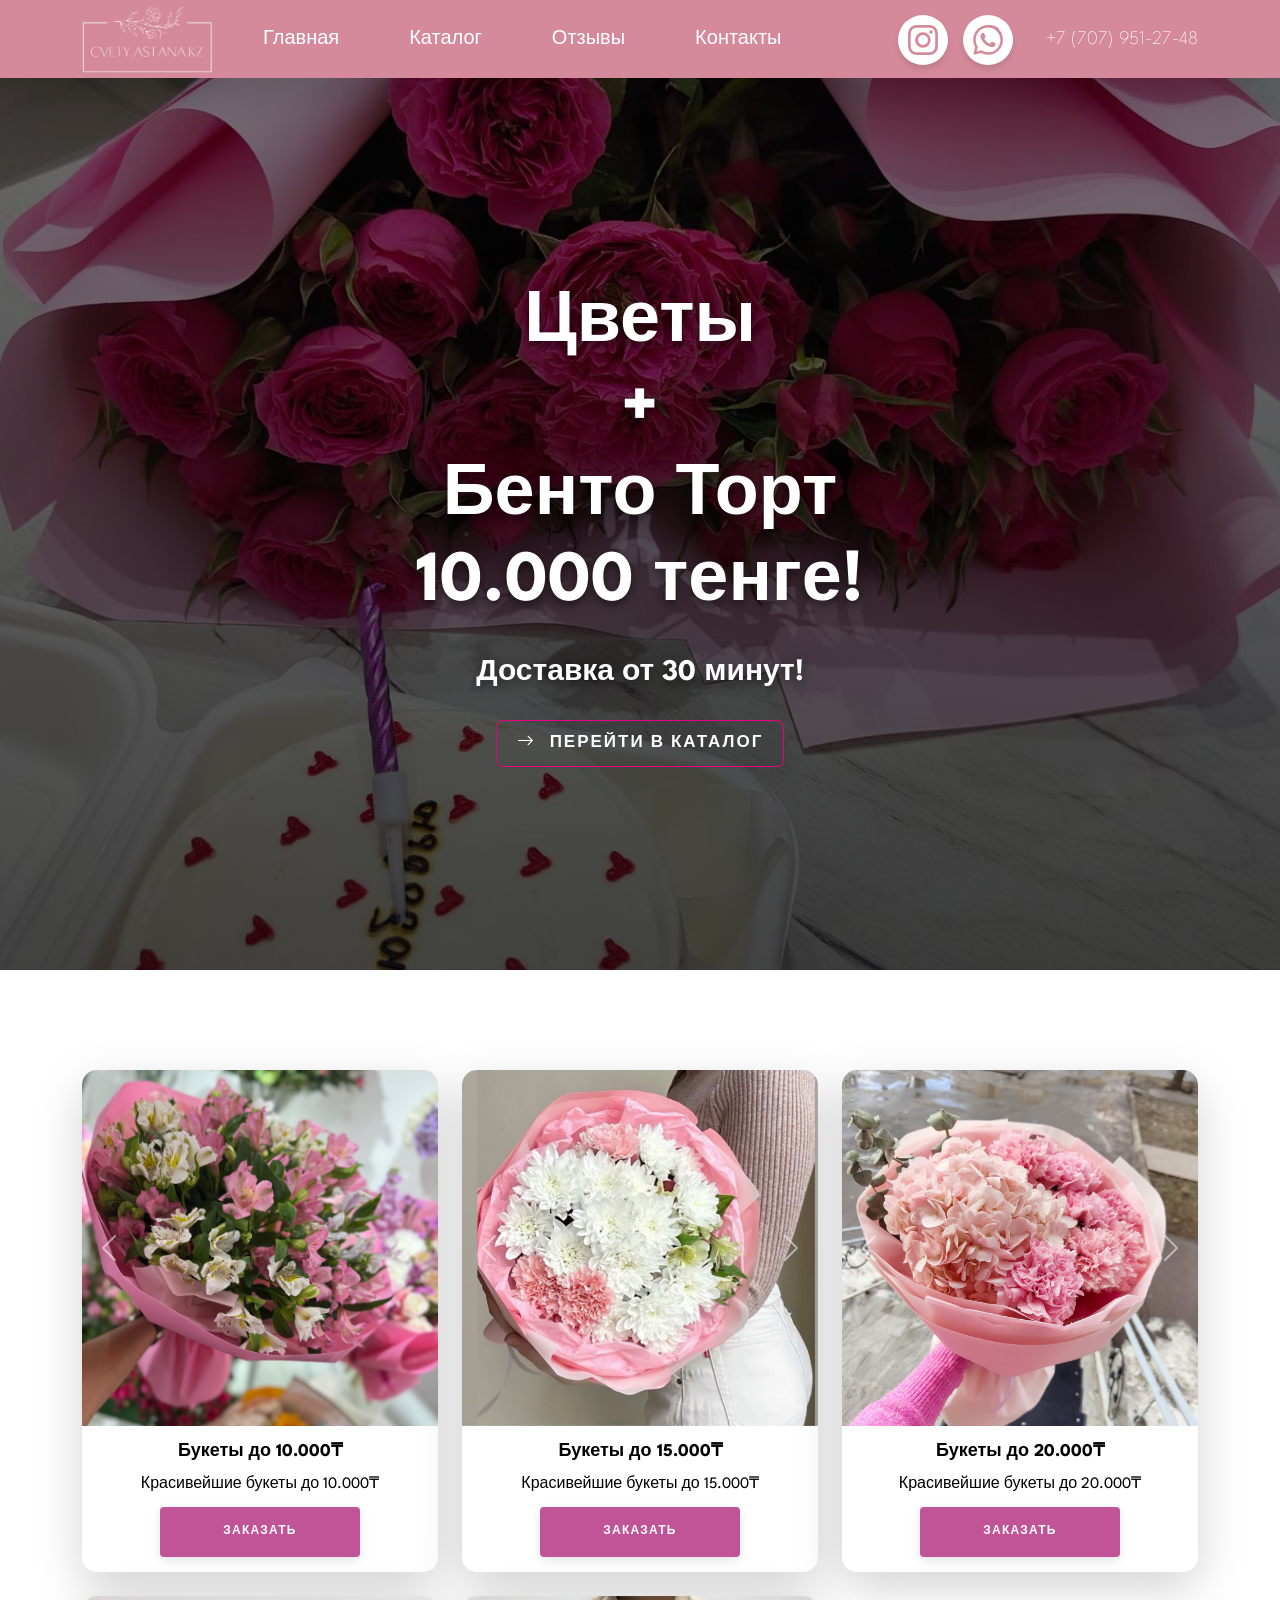
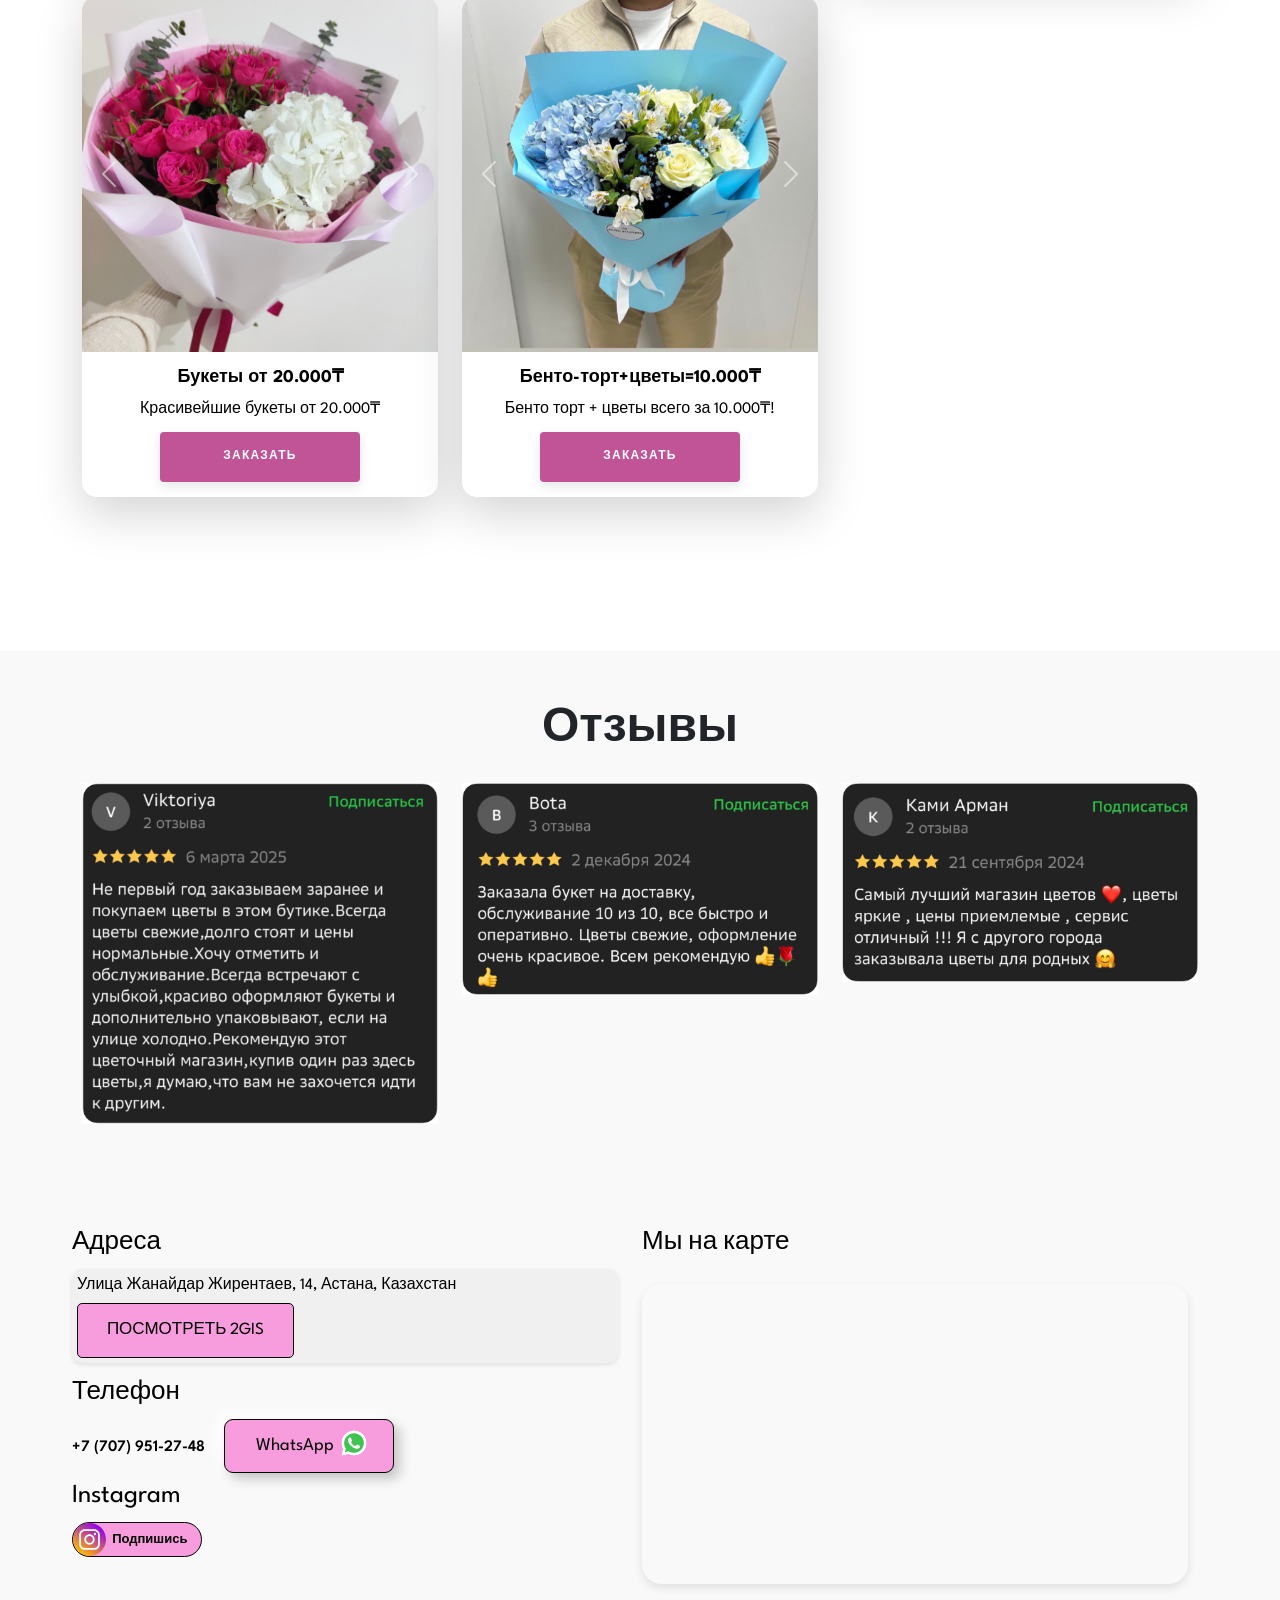
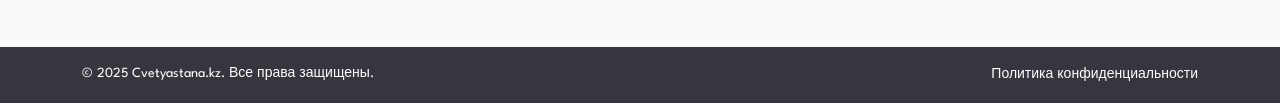
<file: index.html>
<!doctype html>
<html lang="ru">

<head>
    <meta charset="utf-8">
    <meta name="viewport" content="width=device-width, initial-scale=1">

    <meta name="description" content="">
    <meta name="author" content="Tooplate">

    <title>Cvetyastana.kz - Цветочный магазин</title>

    <!-- CSS FILES -->
    <link rel="preconnect" href="https://fonts.googleapis.com">

    <link rel="preconnect" href="https://fonts.gstatic.com" crossorigin>

    <link href="https://fonts.googleapis.com/css2?family=League+Spartan:wght@100;300;400;600;700&display=swap"
        rel="stylesheet">

    <link href="css/bootstrap.min.css" rel="stylesheet">

    <link href="css/bootstrap-icons.css" rel="stylesheet">

    <link href="css/owl.carousel.min.css" rel="stylesheet">

    <link href="css/style.css" rel="stylesheet">

    <style>
        :root {
            --primary-color: #d48a9a;
            --secondary-color: #bd0369;
            --header-height: 100px;
            /* Фиксированная высота хедера */
        }

        .navbar,
        .footer,
        .hero-section,
        .custom-btn,
        .badge {
            background-color: var(--primary-color) !important;
        }


        .navbar-brand,
        .nav-link,
        .hero-title,
        .text-white,
        .custom-btn,
        .badge {
            color: #ffffff !important;
        }

        .nav-link:hover,
        .custom-btn:hover {
            color: #bd0369 !important;
        }

        .contp {
            font-size: 30px;
        }

        .bgpriv {
            background: linear-gradient(to bottom, rgba(0, 0, 0, 0.5), rgba(0, 0, 0, 0.7)),
                url('images/fon.jpg');
            background-size: cover;
            background-position: center;
            background-repeat: no-repeat;
            height: 100vh;
            display: flex;
            justify-content: center;
            align-items: center;
            color: white;
            text-align: center;
            padding: 0 15px;
        }

        .catalog-item img {
            width: 100%;
            height: auto;
            object-fit: cover;
        }

        .review-item {
            height: 100px;
            border-radius: 20px;
            overflow: hidden;
        }

        .review-item img {
            width: 100%;
            height: 100%;
            object-fit: cover;
            border-radius: 20px;
        }


        /* Responsive styles */
        @media (max-width: 768px) {
            .hero-title {
                font-size: 50px;
                /* Увеличен размер текста */
                font-weight: bold;
            }

            .contp {
                font-size: 20px;
                font-weight: bold;
            }

            .catalog-info h4 {
                font-size: 18px;
            }

            .catalog-info p {
                font-size: 14px;
            }

            .navbar-brand {
                font-size: 32px;
            }

            .nav-link {
                font-size: 14px;
            }

            .custom-btn {
                font-size: 14px;
                padding: 8px 12px;
            }

            .phone-number {
                font-size: 14px;
            }

            .bgpriv {
                padding: 0 20px;
                /* Equal padding for left and right */
            }

            .container {
                padding-left: 15px;
                padding-right: 15px;
            }

            .catalog-item {
                margin-bottom: 20px;
            }

        }

        .catalog-buttons {
            display: flex;
            justify-content: center;
            align-items: center;
        }
    </style>

</head>

<body>

    <body>

        <nav class="navbar navbar-expand-lg bg-light fixed-top shadow-lg">
            <div class="container">

                <a class="navbar-brand" href="index.html">
                    <img src="images/logo.JPEG" width="130px" alt="Cvetyastana.kz Logo">
                </a>

                <button class="navbar-toggler" type="button" data-bs-toggle="collapse" data-bs-target="#navbarNav"
                    aria-controls="navbarNav" aria-expanded="false" aria-label="Toggle navigation">
                    <span class="navbar-toggler-icon"></span>
                </button>

                <div class="collapse navbar-collapse" id="navbarNav">
                    <ul class="navbar-nav ms-auto">
                        <li class="nav-item">
                            <a class="nav-link click-scroll" href="#section_1">Главная</a>
                        </li>

                        <li class="nav-item">
                            <a class="nav-link click-scroll" href="#catalog">Каталог</a>
                        </li>

                        <li class="nav-item">
                            <a class="nav-link click-scroll" href="#section_4">Отзывы</a>
                        </li>

                        <li class="nav-item">
                            <a class="nav-link click-scroll" href="#contact-form">Контакты</a>
                        </li>
                    </ul>
                    <div class="ws-in-nmb">
                        <ul class="example-2 d-flex align-items-center">
                            <li class="icon-content">
                                <a data-social="instagram" aria-label="Instagram"
                                    href="https://www.instagram.com/cvety.astana.kz">
                                    <div class="filled"></div>
                                    <svg xml:space="preserve" viewBox="0 0 16 16" class="bi bi-instagram"
                                        fill="currentColor" height="16" width="16" xmlns="http://www.w3.org/2000/svg">
                                        <path fill="currentColor"
                                            d="M8 0C5.829 0 5.556.01 4.703.048 3.85.088 3.269.222 2.76.42a3.9 3.9 0 0 0-1.417.923A3.9 3.9 0 0 0 .42 2.76C.222 3.268.087 3.85.048 4.7.01 5.555 0 5.827 0 8.001c0 2.172.01 2.444.048 3.297.04.852.174 1.433.372 1.942.205.526.478.972.923 1.417.444.445.89.719 1.416.923.51.198 1.09.333 1.942.372C5.555 15.99 5.827 16 8 16s2.444-.01 3.298-.048c.851-.04 1.434-.174 1.943-.372a3.9 3.9 0 0 0 1.416-.923c.445-.445.718-.891.923-1.417.197-.509.332-1.09.372-1.942C15.99 10.445 16 10.173 16 8s-.01-2.445-.048-3.299c-.04-.851-.175-1.433-.372-1.941a3.9 3.9 0 0 0-.923-1.417A3.9 3.9 0 0 0 13.24.42c-.51-.198-1.092-.333-1.943-.372C10.443.01 10.172 0 7.998 0zm-.717 1.442h.718c2.136 0 2.389.007 3.232.046.78.035 1.204.166 1.486.275.373.145.64.319.92.599s.453.546.598.92c.11.281.24.705.275 1.485.039.843.047 1.096.047 3.231s-.008 2.389-.047 3.232c-.035.78-.166 1.203-.275 1.485a2.5 2.5 0 0 1-.599.919c-.28.28-.546.453-.92.598-.28.11-.704.24-1.485.276-.843.038-1.096.047-3.232.047s-2.39-.009-3.233-.047c-.78-.036-1.203-.166-1.485-.276a2.5 2.5 0 0 1-.92-.598 2.5 2.5 0 0 1-.6-.92c-.109-.281-.24-.705-.275-1.485-.038-.843-.046-1.096-.046-3.233s.008-2.388.046-3.231c.036-.78.166-1.204.276-1.486.145-.373.319-.64.599-.92s.546-.453.92-.598c.282-.11.705-.24 1.485-.276.738-.034 1.024-.044 2.515-.045zm4.988 1.328a.96.96 0 1 0 0 1.92.96.96 0 0 0 0-1.92m-4.27 1.122a4.109 4.109 0 1 0 0 8.217 4.109 4.109 0 0 0 0-8.217m0 1.441a2.667 2.667 0 1 1 0 5.334 2.667 2.667 0 0 1 0-5.334z">
                                        </path>
                                    </svg>
                                </a>
                            <li class="icon-content">
                                <a data-social="whatsapp" aria-label="Whatsapp"
                                    href="https://wa.me/+77079512748?text=Здравствуйте!%20Я%20хочу%20заказать%20букет.">
                                    <div class="filled"></div>
                                    <svg xml:space="preserve" viewBox="0 0 24 24" class="bi bi-whatsapp"
                                        fill="currentColor" height="24" width="24" xmlns="http://www.w3.org/2000/svg">
                                        <path fill="currentColor"
                                            d="M17.472 14.382c-.297-.149-1.758-.867-2.03-.967-.273-.099-.471-.148-.67.15-.197.297-.767.966-.94 1.164-.173.199-.347.223-.644.075-.297-.15-1.255-.463-2.39-1.475-.883-.788-1.48-1.761-1.653-2.059-.173-.297-.018-.458.13-.606.134-.133.298-.347.446-.52.149-.174.198-.298.298-.497.099-.198.05-.371-.025-.52-.075-.149-.669-1.612-.916-2.207-.242-.579-.487-.5-.669-.51-.173-.008-.371-.01-.57-.01-.198 0-.52.074-.792.372-.272.297-1.04 1.016-1.04 2.479 0 1.462 1.065 2.875 1.213 3.074.149.198 2.096 3.2 5.077 4.487.709.306 1.262.489 1.694.625.712.227 1.36.195 1.871.118.571-.085 1.758-.719 2.006-1.413.248-.694.248-1.289.173-1.413-.074-.124-.272-.198-.57-.347m-5.421 7.403h-.004a9.87 9.87 0 01-5.031-1.378l-.361-.214-3.741.982.998-3.648-.235-.374a9.86 9.86 0 01-1.51-5.26c.001-5.45 4.436-9.884 9.888-9.884 2.64 0.002 5.122 1.03 6.988 2.898a9.825 9.825 0 012.893 6.994c-.003 5.45-4.437 9.884-8.985 9.884m8.413-18.297A11.815 11.815 0 0012.05 0C5.495 0 .16 5.335.157 11.892c0 2.096.547 4.142 1.588 5.945L.057 24l6.305-1.654a11.882 11.882 0 005.683 1.448h.005c6.554 0 11.89-5.335 11.893-11.893a11.821 11.821 0 00-3.48-8.413Z">
                                        </path>
                                    </svg>
                                </a>

                            </li>

                            </li>
                            <li class="ms-2">
                                <a href="tel:+77079512748" class="phone-number">+7 (707) 951-27-48</a>
                            </li>
                        </ul>
                    </div>
                </div>
            </div>
        </nav>

        <main>

            <section class="hero-section d-flex justify-content-center align-items-center bgpriv" id="section_1">
                <div class="container">
                    <div class="row">
                        <div class="col-lg-8 col-12 text-center mx-auto">
                            <div class="hero-section-text">
                                <h1 class="hero-title text-white mt-2 mb-4">Цветы <br> + <br> Бенто Торт <br> 10.000
                                    тенге!</h1>
                                <p class="hero-title text-white mt-2 mb-4 contp">Доставка от 30 минут!</p>
                                <button class="catalog-btn"
                                    onclick="document.getElementById('catalog').scrollIntoView({ behavior: 'smooth' });">
                                    <i class="bi bi-arrow-right"></i>
                                    <span class="ms-2">Перейти в каталог</span>
                                </button>
                            </div>
                        </div>
                    </div>
                </div>
            </section>

            <section class="catalog-section section-padding" id="catalog">
                <div class="container">
                    <div class="row">
                        <!-- Bouquet 1 -->
                        <div class="col-md-4 mb-4">
                            <div class="catalog-item shadow-lg position-relative">
                                <div id="carouselBouquet1" class="carousel slide" data-bs-ride="carousel">
                                    <div class="carousel-inner">
                                        <div class="carousel-item active">
                                            <img src="images/cvety-do-10k/IMG_2290.JPEG" class="d-block w-100"
                                                alt="Bouquet 1 Image 1">
                                        </div>
                                        <!-- Add 9 more images -->
                                        <div class="carousel-item">
                                            <img src="images/cvety-do-10k/IMG_2291.JPEG" class="d-block w-100"
                                                alt="Bouquet 1 Image 2">
                                        </div>
                                        <div class="carousel-item">
                                            <img src="images/cvety-do-10k/IMG_2292.JPEG" class="d-block w-100"
                                                alt="Bouquet 1 Image 3">
                                        </div>
                                        <div class="carousel-item">
                                            <img src="images/cvety-do-10k/IMG_2293.JPEG" class="d-block w-100"
                                                alt="Bouquet 1 Image 4">
                                        </div>
                                        <div class="carousel-item">
                                            <img src="images/cvety-do-10k/IMG_2294.JPEG" class="d-block w-100"
                                                alt="Bouquet 1 Image 5">
                                        </div>
                                        <div class="carousel-item">
                                            <img src="images/cvety-do-10k/IMG_2295.JPEG" class="d-block w-100"
                                                alt="Bouquet 1 Image 6">
                                        </div>
                                        <div class="carousel-item">
                                            <img src="images/cvety-do-10k/IMG_2296.JPEG" class="d-block w-100"
                                                alt="Bouquet 1 Image 7">
                                        </div>
                                        <div class="carousel-item">
                                            <img src="images/cvety-do-10k/IMG_2297.JPEG" class="d-block w-100"
                                                alt="Bouquet 1 Image 8">
                                        </div>
                                        <div class="carousel-item">
                                            <img src="images/cvety-do-10k/IMG_2298.JPEG" class="d-block w-100"
                                                alt="Bouquet 1 Image 9">
                                        </div>
                                        <div class="carousel-item">
                                            <img src="images/cvety-do-10k/IMG_2299.JPEG" class="d-block w-100"
                                                alt="Bouquet 1 Image 10">
                                        </div>
                                        <div class="carousel-item">
                                            <img src="images/cvety-do-10k/IMG_2300.JPEG" class="d-block w-100"
                                                alt="Bouquet 1 Image 11">
                                        </div>

                                        <!-- ...repeat for other images... -->
                                    </div>
                                    <button class="carousel-control-prev" type="button"
                                        data-bs-target="#carouselBouquet1" data-bs-slide="prev">
                                        <span class="carousel-control-prev-icon" aria-hidden="true"></span>
                                        <span class="visually-hidden">Previous</span>
                                    </button>
                                    <button class="carousel-control-next" type="button"
                                        data-bs-target="#carouselBouquet1" data-bs-slide="next">
                                        <span class="carousel-control-next-icon" aria-hidden="true"></span>
                                        <span class="visually-hidden">Next</span>
                                    </button>
                                </div>
                                <div class="catalog-info">
                                    <h4>Букеты до 10.000₸</h4>
                                    <p>Красивейшие букеты до 10.000₸</p>
                                    <div class="catalog-buttons">
                                        <div>
                                            <button class="btn-zakaz"
                                                onclick="window.open('https://wa.me/+77079512748?text=Здравствуйте!%20Я%20хочу%20заказать%20букет.', '_blank');">
                                                <i class="animation"></i>ЗАКАЗАТЬ<i class="animation"></i>
                                            </button>
                                        </div>
                                    </div>
                                </div>
                            </div>
                        </div>
                        <!-- Bouquet 2 -->
                        <div class="col-md-4 mb-4">
                            <div class="catalog-item shadow-lg position-relative">
                                <div id="carouselBouquet2" class="carousel slide" data-bs-ride="carousel">
                                    <div class="carousel-inner">
                                        <div class="carousel-item active">
                                            <img src="images/cvety-do-10k/IMG_2297.JPEG" class="d-block w-100"
                                                alt="Bouquet 1 Image 1">
                                        </div>
                                        <!-- Add 9 more images -->
                                        <div class="carousel-item">
                                            <img src="images/cvety-do-10k/IMG_2292.JPEG" class="d-block w-100"
                                                alt="Bouquet 1 Image 2">
                                        </div>
                                        <div class="carousel-item">
                                            <img src="images/cvety-do-10k/IMG_2297.JPEG" class="d-block w-100"
                                                alt="Bouquet 1 Image 3">
                                        </div>
                                        <div class="carousel-item">
                                            <img src="images/cvety-do-10k/IMG_2294.JPEG" class="d-block w-100"
                                                alt="Bouquet 1 Image 4">
                                        </div>
                                        <div class="carousel-item">
                                            <img src="images/cvety-do-10k/IMG_2293.JPEG" class="d-block w-100"
                                                alt="Bouquet 1 Image 5">
                                        </div>
                                        <div class="carousel-item">
                                            <img src="images/cvety-do-10k/IMG_2294.JPEG " class="d-block w-100"
                                                alt="Bouquet 1 Image 6">
                                        </div>
                                        <div class="carousel-item">
                                            <img src="images/cvety-do-10k/IMG_2292.JPEG" class="d-block w-100"
                                                alt="Bouquet 1 Image 7">
                                        </div>
                                        <div class="carousel-item">
                                            <img src="images/cvety-do-10k/IMG_2299.JPEG" class="d-block w-100"
                                                alt="Bouquet 1 Image 8">
                                        </div>
                                        <div class="carousel-item">
                                            <img src="images/cvety-do-10k/IMG_2294.JPEG" class="d-block w-100"
                                                alt="Bouquet 1 Image 9">
                                        </div>
                                        <div class="carousel-item">
                                            <img src="images/cvety-do-10k/IMG_2297.JPEG" class="d-block w-100"
                                                alt="Bouquet 1 Image 10">
                                        </div>
                                        <div class="carousel-item">
                                            <img src="images/cvety-do-10k/IMG_2300.JPEG" class="d-block w-100"
                                                alt="Bouquet 1 Image 11">
                                        </div>

                                        <!-- ...repeat for other images... -->
                                    </div>
                                    <button class="carousel-control-prev" type="button"
                                        data-bs-target="#carouselBouquet2" data-bs-slide="prev">
                                        <span class="carousel-control-prev-icon" aria-hidden="true"></span>
                                        <span class="visually-hidden">Previous</span>
                                    </button>
                                    <button class="carousel-control-next" type="button"
                                        data-bs-target="#carouselBouquet2" data-bs-slide="next">
                                        <span class="carousel-control-next-icon" aria-hidden="true"></span>
                                        <span class="visually-hidden">Next</span>
                                    </button>
                                </div>
                                <div class="catalog-info">
                                    <h4>Букеты до 15.000₸</h4>
                                    <p>Красивейшие букеты до 15.000₸</p>
                                    <div class="catalog-buttons">
                                        <div>
                                            <button class="btn-zakaz"
                                                onclick="window.open('https://wa.me/+77079512748?text=Здравствуйте!%20Я%20хочу%20заказать%20букет.', '_blank');">
                                                <i class="animation"></i>ЗАКАЗАТЬ<i class="animation"></i>
                                            </button>
                                        </div>
                                    </div>
                                </div>
                            </div>
                        </div>
                        <!-- Bouquet 3 -->
                        <div class="col-md-4 mb-4">
                            <div class="catalog-item shadow-lg position-relative">
                                <div id="carouselBouquet3" class="carousel slide" data-bs-ride="carousel">
                                    <div class="carousel-inner">
                                        <div class="carousel-item active">
                                            <img src="images/cvety-do-10k/IMG_2293.JPEG" class="d-block w-100"
                                                alt="Bouquet 1 Image 1">
                                        </div>
                                        <!-- Add 9 more images -->
                                        <div class="carousel-item">
                                            <img src="images/cvety-do-10k/IMG_2299.JPEG" class="d-block w-100"
                                                alt="Bouquet 1 Image 2">
                                        </div>
                                        <div class="carousel-item">
                                            <img src="images/cvety-do-10k/IMG_2295.JPEG" class="d-block w-100"
                                                alt="Bouquet 1 Image 3">
                                        </div>
                                        <div class="carousel-item">
                                            <img src="images/cvety-do-10k/IMG_2296.JPEG" class="d-block w-100"
                                                alt="Bouquet 1 Image 4">
                                        </div>
                                        <div class="carousel-item">
                                            <img src="images/cvety-do-10k/IMG_2291.JPEG" class="d-block w-100"
                                                alt="Bouquet 1 Image 5">
                                        </div>
                                        <div class="carousel-item">
                                            <img src="images/cvety-do-10k/IMG_2299.JPEG" class="d-block w-100"
                                                alt="Bouquet 1 Image 6">
                                        </div>
                                        <div class="carousel-item">
                                            <img src="images/cvety-do-10k/IMG_2297.JPEG" class="d-block w-100"
                                                alt="Bouquet 1 Image 7">
                                        </div>
                                        <div class="carousel-item">
                                            <img src="images/cvety-do-10k/IMG_2294.JPEG" class="d-block w-100"
                                                alt="Bouquet 1 Image 8">
                                        </div>
                                        <div class="carousel-item">
                                            <img src="images/cvety-do-10k/IMG_2290.JPEG" class="d-block w-100"
                                                alt="Bouquet 1 Image 9">
                                        </div>
                                        <div class="carousel-item">
                                            <img src="images/cvety-do-10k/IMG_2293.JPEG" class="d-block w-100"
                                                alt="Bouquet 1 Image 10">
                                        </div>
                                        <div class="carousel-item">
                                            <img src="images/cvety-do-10k/IMG_2300.JPEG" class="d-block w-100"
                                                alt="Bouquet 1 Image 11">
                                        </div>

                                        <!-- ...repeat for other images... -->
                                    </div>
                                    <button class="carousel-control-prev" type="button"
                                        data-bs-target="#carouselBouquet3" data-bs-slide="prev">
                                        <span class="carousel-control-prev-icon" aria-hidden="true"></span>
                                        <span class="visually-hidden">Previous</span>
                                    </button>
                                    <button class="carousel-control-next" type="button"
                                        data-bs-target="#carouselBouquet3" data-bs-slide="next">
                                        <span class="carousel-control-next-icon" aria-hidden="true"></span>
                                        <span class="visually-hidden">Next</span>
                                    </button>
                                </div>
                                <div class="catalog-info">
                                    <h4>Букеты до 20.000₸</h4>
                                    <p>Красивейшие букеты до 20.000₸</p>
                                    <div class="catalog-buttons">
                                        <div>
                                            <button class="btn-zakaz"
                                                onclick="window.open('https://wa.me/+77079512748?text=Здравствуйте!%20Я%20хочу%20заказать%20букет.', '_blank');">
                                                <i class="animation"></i>ЗАКАЗАТЬ<i class="animation"></i>
                                            </button>
                                        </div>
                                    </div>
                                </div>
                            </div>
                        </div>
                        <!-- Bouquet 4 -->
                        <div class="col-md-4 mb-4">
                            <div class="catalog-item shadow-lg position-relative">
                                <div id="carouselBouquet4" class="carousel slide" data-bs-ride="carousel">
                                    <div class="carousel-inner">
                                        <div class="carousel-item active">
                                            <img src="images/cvety-do-10k/IMG_2299.JPEG" class="d-block w-100"
                                                alt="Bouquet 1 Image 1">
                                        </div>
                                        <!-- Add 9 more images -->
                                        <div class="carousel-item">
                                            <img src="images/cvety-do-10k/IMG_2295.JPEG" class="d-block w-100"
                                                alt="Bouquet 1 Image 2">
                                        </div>
                                        <div class="carousel-item">
                                            <img src="images/cvety-do-10k/IMG_2293.JPEG" class="d-block w-100"
                                                alt="Bouquet 1 Image 3">
                                        </div>
                                        <div class="carousel-item">
                                            <img src="images/cvety-do-10k/IMG_2294.JPEG" class="d-block w-100"
                                                alt="Bouquet 1 Image 4">
                                        </div>
                                        <div class="carousel-item">
                                            <img src="images/cvety-do-10k/IMG_2299.JPEG" class="d-block w-100"
                                                alt="Bouquet 1 Image 5">
                                        </div>
                                        <div class="carousel-item">
                                            <img src="images/cvety-do-10k/IMG_2291.JPEG" class="d-block w-100"
                                                alt="Bouquet 1 Image 6">
                                        </div>
                                        <div class="carousel-item">
                                            <img src="images/cvety-do-10k/IMG_2296.JPEG" class="d-block w-100"
                                                alt="Bouquet 1 Image 7">
                                        </div>
                                        <div class="carousel-item">
                                            <img src="images/cvety-do-10k/IMG_2297.JPEG" class="d-block w-100"
                                                alt="Bouquet 1 Image 8">
                                        </div>
                                        <div class="carousel-item">
                                            <img src="images/cvety-do-10k/IMG_2293.JPEG" class="d-block w-100"
                                                alt="Bouquet 1 Image 9">
                                        </div>
                                        <div class="carousel-item">
                                            <img src="images/cvety-do-10k/IMG_2299.JPEG" class="d-block w-100"
                                                alt="Bouquet 1 Image 10">
                                        </div>
                                        <div class="carousel-item">
                                            <img src="images/cvety-do-10k/IMG_2297.JPEG" class="d-block w-100"
                                                alt="Bouquet 1 Image 11">
                                        </div>

                                        <!-- ...repeat for other images... -->
                                    </div>
                                    <button class="carousel-control-prev" type="button"
                                        data-bs-target="#carouselBouquet4" data-bs-slide="prev">
                                        <span class="carousel-control-prev-icon" aria-hidden="true"></span>
                                        <span class="visually-hidden">Previous</span>
                                    </button>
                                    <button class="carousel-control-next" type="button"
                                        data-bs-target="#carouselBouquet4" data-bs-slide="next">
                                        <span class="carousel-control-next-icon" aria-hidden="true"></span>
                                        <span class="visually-hidden">Next</span>
                                    </button>
                                </div>
                                <div class="catalog-info">
                                    <h4>Букеты от 20.000₸</h4>
                                    <p>Красивейшие букеты от 20.000₸</p>
                                    <div class="catalog-buttons">
                                        <div>
                                            <button class="btn-zakaz"
                                                onclick="window.open('https://wa.me/+77079512748?text=Здравствуйте!%20Я%20хочу%20заказать%20букет.', '_blank');">
                                                <i class="animation"></i>ЗАКАЗАТЬ<i class="animation"></i>
                                            </button>
                                        </div>
                                    </div>
                                </div>
                            </div>
                        </div>
                        <!-- Bouquet 5 -->
                        <div class="col-md-4 mb-4">
                            <div class="catalog-item shadow-lg position-relative">
                                <div id="carouselBouquet5" class="carousel slide" data-bs-ride="carousel">
                                    <div class="carousel-inner">
                                        <div class="carousel-item active">
                                            <img src="images/cvety-do-10k/IMG_2295.JPEG" class="d-block w-100"
                                                alt="Bouquet 1 Image 1">
                                        </div>
                                        <!-- Add 9 more images -->
                                        <div class="carousel-item">
                                            <img src="images/cvety-do-10k/IMG_2295.JPEG" class="d-block w-100"
                                                alt="Bouquet 1 Image 2">
                                        </div>
                                        <div class="carousel-item">
                                            <img src="images/cvety-do-10k/IMG_2299.JPEG" class="d-block w-100"
                                                alt="Bouquet 1 Image 3">
                                        </div>
                                        <div class="carousel-item">
                                            <img src="images/cvety-do-10k/IMG_2298.JPEG" class="d-block w-100"
                                                alt="Bouquet 1 Image 4">
                                        </div>
                                        <div class="carousel-item">
                                            <img src="images/cvety-do-10k/IMG_2296.JPEG" class="d-block w-100"
                                                alt="Bouquet 1 Image 5">
                                        </div>
                                        <div class="carousel-item">
                                            <img src="images/cvety-do-10k/IMG_2294.JPEG" class="d-block w-100"
                                                alt="Bouquet 1 Image 6">
                                        </div>
                                        <div class="carousel-item">
                                            <img src="images/cvety-do-10k/IMG_2291.JPEG" class="d-block w-100"
                                                alt="Bouquet 1 Image 7">
                                        </div>
                                        <div class="carousel-item">
                                            <img src="images/cvety-do-10k/IMG_2290.JPEG" class="d-block w-100"
                                                alt="Bouquet 1 Image 8">
                                        </div>
                                        <div class="carousel-item">
                                            <img src="images/cvety-do-10k/IMG_2298.JPEG" class="d-block w-100"
                                                alt="Bouquet 1 Image 9">
                                        </div>
                                        <div class="carousel-item">
                                            <img src="images/cvety-do-10k/IMG_2299.JPEG" class="d-block w-100"
                                                alt="Bouquet 1 Image 10">
                                        </div>
                                        <div class="carousel-item">
                                            <img src="images/cvety-do-10k/IMG_2300.JPEG" class="d-block w-100"
                                                alt="Bouquet 1 Image 11">
                                        </div>

                                        <!-- ...repeat for other images... -->
                                    </div>
                                    <button class="carousel-control-prev" type="button"
                                        data-bs-target="#carouselBouquet5" data-bs-slide="prev">
                                        <span class="carousel-control-prev-icon" aria-hidden="true"></span>
                                        <span class="visually-hidden">Previous</span>
                                    </button>
                                    <button class="carousel-control-next" type="button"
                                        data-bs-target="#carouselBouquet5" data-bs-slide="next">
                                        <span class="carousel-control-next-icon" aria-hidden="true"></span>
                                        <span class="visually-hidden">Next</span>
                                    </button>
                                </div>
                                <div class="catalog-info">
                                    <h4>Бенто-торт+цветы=10.000₸</h4>
                                    <p>Бенто торт + цветы всего за 10.000₸!</p>
                                    <div class="catalog-buttons">
                                        <div>
                                            <button class="btn-zakaz"
                                                onclick="window.open('https://wa.me/+77079512748?text=Здравствуйте!%20Я%20хочу%20заказать%20букет.', '_blank');">
                                                <i class="animation"></i>ЗАКАЗАТЬ<i class="animation"></i>
                                            </button>
                                        </div>
                                    </div>
                                </div>
                            </div>
                        </div>
                    </div>
                </div>
            </section>


            <section class="reviews-section section-padding" id="section_4">
                <div class="container">
                    <h2 class="text-center mb-4">Отзывы</h2>
                    <div class="row">
                        <div class="col-md-4 mb-4">
                            <div class="review-item1 ">
                                <img src="images/otzyvu/IMG_2271.JPEG" class="img-fluid" alt="Отзыв 1">
                            </div>
                        </div>
                        <div class="col-md-4 mb-4">
                            <div class="review-item2  ">
                                <img src="images/otzyvu/IMG_2272.JPEG" class="img-fluid" alt="Отзыв 2">
                            </div>
                        </div>
                        <div class="col-md-4 mb-4">
                            <div class="review-item3 ">
                                <img src="images/otzyvu/IMG_2273.JPEG" class="img-fluid" alt="Отзыв 3">
                            </div>
                        </div>
                    </div>
                </div>
            </section>

            <section class="contact-section section-padding" id="contact-form">
                <div class="container">
                    <div class="row">
                        <div class="col-md-6 mb-4" style="margin-left: -10px;">
                            <h4>Адреса</h4>
                            <div class="address">
                                <p>Улица Жанайдар Жирентаев, 14, Астана, Казахстан</p>
                                <button class="btn2gis"
                                    onclick="window.open('https://2gis.kz/astana/firm/70000001044842898/tab/prices?m=71.469579%2C51.152341%2F17.03', '_blank')">
                                    Посмотреть 2GIS
                                </button>
                            </div>
                            <h4>Телефон</h4>
                            <p>
                                <a href="tel:+77079512748">+7 (707) 951-27-48</a>
                                <button class="btnws" onclick="window.open('https://wa.me/+77079512748', '_blank')">
                                    WhatsApp
                                    <svg viewBox="0 0 48 48" xmlns="http://www.w3.org/2000/svg">
                                        <path
                                            d="M4.868,43.303l2.694-9.835C5.9,30.59,5.026,27.324,5.027,23.979C5.032,13.514,13.548,5,24.014,5c5.079,0.002,9.845,1.979,13.43,5.566c3.584,3.588,5.558,8.356,5.556,13.428c-0.004,10.465-8.522,18.98-18.986,18.98c-0.001,0,0,0,0,0h-0.008c-3.177-0.001-6.3-0.798-9.073-2.311L4.868,43.303z"
                                            fill="#fff"></path>
                                        <path
                                            d="M4.868,43.803c-0.132,0-0.26-0.052-0.355-0.148c-0.125-0.127-0.174-0.312-0.127-0.483l2.639-9.636c-1.636-2.906-2.499-6.206-2.497-9.556C4.532,13.238,13.273,4.5,24.014,4.5c5.21,0.002,10.105,2.031,13.784,5.713c3.679,3.683,5.704,8.577,5.702,13.781c-0.004,10.741-8.746,19.48-19.486,19.48c-3.189-0.001-6.344-0.788-9.144-2.277l-9.875,2.589C4.953,43.798,4.911,43.803,4.868,43.803z"
                                            fill="#fff"></path>
                                        <path
                                            d="M35.176,12.832c-2.98-2.982-6.941-4.625-11.157-4.626c-8.704,0-15.783,7.076-15.787,15.774c-0.001,2.981,0.833,5.883,2.413,8.396l0.376,0.597l-1.595,5.821l5.973-1.566l0.577,0.342c2.422,1.438,5.2,2.198,8.032,2.199h0.006c8.698,0,15.777-7.077,15.78-15.776C39.795,19.778,38.156,15.814,35.176,12.832z"
                                            fill="#40c351"></path>
                                        <path clip-rule="evenodd"
                                            d="M4.868,43.303l2.694-9.835C5.9,30.59,5.026,27.324,5.027,23.979C5.032,13.514,13.548,5,24.014,5c5.079,0.002,9.845,1.979,13.43,5.566c3.584,3.588,5.558,8.356,5.556,13.428c-0.004,10.465-8.522,18.98-18.986,18.98c-0.001,0,0,0,0,0h-0.008c-3.177-0.001-6.3-0.798-9.073-2.311L4.868,43.303z"
                                            fill="#fff"></path>
                                        <path
                                            d="M4.868,43.803c-0.132,0-0.26-0.052-0.355-0.148c-0.125-0.127-0.174-0.312-0.127-0.483l2.639-9.636c-1.636-2.906-2.499-6.206-2.497-9.556C4.532,13.238,13.273,4.5,24.014,4.5c5.21,0.002,10.105,2.031,13.784,5.713c3.679,3.683,5.704,8.577,5.702,13.781c-0.004,10.741-8.746,19.48-19.486,19.48c-3.189-0.001-6.344-0.788-9.144-2.277l-9.875,2.589C4.953,43.798,4.911,43.803,4.868,43.803z"
                                            fill="#fff"></path>
                                        <path
                                            d="M35.176,12.832c-2.98-2.982-6.941-4.625-11.157-4.626c-8.704,0-15.783,7.076-15.787,15.774c-0.001,2.981,0.833,5.883,2.413,8.396l0.376,0.597l-1.595,5.821l5.973-1.566l0.577,0.342c2.422,1.438,5.2,2.198,8.032,2.199h0.006c8.698,0,15.777-7.077,15.78-15.776C39.795,19.778,38.156,15.814,35.176,12.832z"
                                            fill="#40c351"></path>
                                        <path clip-rule="evenodd"
                                            d="M19.268,16.045c-0.355-0.79-0.729-0.806-1.068-0.82c-0.277-0.012-0.593-0.011-0.909-0.011c-0.316,0-0.83,0.119-1.265,0.594c-0.435,0.475-1.661,1.622-1.661,3.956c0,2.334,1.7,4.59,1.937,4.906c0.237,0.316,3.282,5.259,8.104,7.161c4.007,1.58,4.823,1.266,5.693,1.187c0.87-0.079,2.807-1.147,3.202-2.255c0.395-1.108,0.395-2.057,0.277-2.255c-0.119-0.198-0.435-0.316-0.909-0.554s-2.807-1.385-3.242-1.543c-0.435-0.158-0.751-0.237-1.068,0.238c-0.316,0.474-1.225,1.543-1.502,1.859c-0.277,0.317-0.554,0.357-1.028,0.119c-0.474-0.238-2.002-0.738-3.815-2.354c-1.41-1.257-2.362-2.81-2.639-3.285c-0.277-0.474-0.03-0.731,0.208-0.968c0.213-0.213,0.474-0.554,0.712-0.831c0.237-0.277,0.316-0.475,0.474-0.791c0.158-0.317,0.079-0.594-0.04-0.831C20.612,19.329,19.69,16.983,19.268,16.045z"
                                            fill-rule="evenodd" fill="#fff"></path>
                                    </svg>
                                </button>
                            </p>

                            <h4>Instagram</h4>
                            <p>
                                <button class="btn-instagram"
                                    onclick="window.open('https://www.instagram.com/cvety.astana.kz', '_blank')">
                                    <span class="icon">
                                        <svg height="33" viewBox="0 0 128 128" width="33"
                                            xmlns="http://www.w3.org/2000/svg"
                                            xmlns:xlink="http://www.w3.org/1999/xlink">
                                            <linearGradient id="a" gradientTransform="matrix(1 0 0 -1 594 633)"
                                                gradientUnits="userSpaceOnUse" x1="-566.711" x2="-493.288" y1="516.569"
                                                y2="621.43">
                                                <stop offset="0" stop-color="#ffb900"></stop>
                                                <stop offset="1" stop-color="#9100eb"></stop>
                                            </linearGradient>
                                            <circle cx="64" cy="64" fill="url(#a)" r="64"></circle>
                                            <g fill="#fff">
                                                <path
                                                    d="m82.333 104h-36.666c-11.947 0-21.667-9.719-21.667-21.667v-36.666c0-11.948 9.72-21.667 21.667-21.667h36.666c11.948 0 21.667 9.719 21.667 21.667v36.667c0 11.947-9.719 21.666-21.667 21.666zm-36.666-73.333c-8.271 0-15 6.729-15 15v36.667c0 8.271 6.729 15 15 15h36.666c8.271 0 15-6.729 15-15v-36.667c0-8.271-6.729-15-15-15z">
                                                </path>
                                                <path
                                                    d="m64 84c-11.028 0-20-8.973-20-20 0-11.029 8.972-20 20-20s20 8.971 20 20c0 11.027-8.972 20-20 20zm0-33.333c-7.352 0-13.333 5.981-13.333 13.333 0 7.353 5.981 13.333 13.333 13.333s13.333-5.98 13.333-13.333c0-7.352-5.98-13.333-13.333-13.333z">
                                                </path>
                                                <circle cx="85.25" cy="42.75" r="4.583"></circle>
                                            </g>
                                        </svg>
                                    </span>
                                    <span class="text1">Подпишись</span>
                                    <span class="text2">@cvety.astana.kz</span>
                                </button>
                            </p>
                        </div>
                        <div class="col-md-6 mb-4">
                            <h4>Мы на карте</h4>
                            <iframe class="yandex-map"
                                src="https://yandex.ru/map-widget/v1/?um=constructor%3A1f2e3d4c5b6a7g8h9i0j1k2l3m4n5o6p7q8r9s0t1u2v3w4x5y6z7&ll=71.487301%2C51.138948&z=13&pt=51.152196, 71.475345"
                                width="100%" height="300" frameborder="0"></iframe>
                        </div>
                    </div>
            </section>
        </main>

        <footer class="site-footer py-3">
            <div class="container">
                <div class="row">
                    <div class="col-md-6">
                        <p class="text-white mb-0 small">© 2025 Cvetyastana.kz. Все права защищены.</p>
                    </div>
                    <div class="col-md-6 text-md-end">
                        <a href="privacy-policy.html" class="text-white small">Политика конфиденциальности</a>
                    </div>
                </div>
            </div>
        </footer>

        <!-- JAVASCRIPT FILES -->
        <script src="js/jquery.min.js"></script>
        <script src="js/bootstrap.min.js"></script>
        <script src="js/click-scroll.js"></script>
        <script src="js/jquery.backstretch.min.js"></script>
        <script src="js/owl.carousel.min.js"></script>
        <script src="js/custom.js"></script>
        <script>
            // Close the menu when the cross icon is clicked
            document.querySelector('.navbar-toggler').addEventListener('click', function () {
                const navbarCollapse = document.getElementById('navbarNav');
                if (navbarCollapse.classList.contains('show')) {
                    navbarCollapse.classList.remove('show');
                }
            });
        </script>
        <style>
            .btn-instagram {
                position: relative;
                width: 130px;
                height: 35px;
                border-radius: 30px;
                background-color: #f79cdd;
                border: 1px #000000 solid;
                overflow: hidden;
            }

            .text1 {
                font-size: 13px;
                font-weight: 600;
                margin-left: 22%;
            }

            .text2 {
                position: absolute;
                top: 27%;
                left: -94px;
                font-weight: 500;
                font-size: 12px;
                color: white;
            }

            .icon {
                position: absolute;
                top: 0;
                left: 0;
                transition: transform 0.5s;
            }

            .icon::before {
                position: absolute;
                left: -100px;
                top: 0;
                z-index: -1;
                content: '';
                width: 130px;
                height: 33px;
                border-radius: 30px;
                background: radial-gradient(circle at 30% 107%, #fdf497 0%, #fdf497 5%, #fd49c7 45%, #d6249f 60%, #285AEB 90%);
            }

            .btn-instagram:hover .icon {
                transform: translateX(96px);
                transition: transform 0.5s;
            }

            .btn-instagram:hover .text2 {
                transform: translateX(100px);
                transition: transform 0.6s;
            }

            .btn-instagram:active {
                transform: scale(1.03);
            }

            .btn-zakaz {
                outline: 0;
                display: inline-flex;
                align-items: center;
                justify-content: space-between;
                background: #c15497;
                min-width: 200px;
                border: 0;
                border-radius: 4px;
                box-shadow: 0 4px 12px rgba(0, 0, 0, .1);
                box-sizing: border-box;
                padding: 16px 20px;
                color: #fff;
                font-size: 12px;
                font-weight: 600;
                letter-spacing: 1.2px;
                text-transform: uppercase;
                overflow: hidden;
                cursor: pointer;
            }

            .btn-zakaz:hover {
                opacity: .95;
            }

            .btn-zakaz .animation {
                border-radius: 100%;
                animation: ripple 0.6s linear infinite;
            }

            @keyframes ripple {
                0% {
                    box-shadow: 0 0 0 0 rgba(255, 255, 255, 0.1), 0 0 0 20px rgba(255, 255, 255, 0.1), 0 0 0 40px rgba(255, 255, 255, 0.1), 0 0 0 60px rgba(255, 255, 255, 0.1);
                }

                100% {
                    box-shadow: 0 0 0 20px rgba(255, 255, 255, 0.1), 0 0 0 40px rgba(255, 255, 255, 0.1), 0 0 0 60px rgba(255, 255, 255, 0.1), 0 0 0 80px rgba(255, 255, 255, 0);
                }
            }
        </style>
    </body>

</html>
</file>
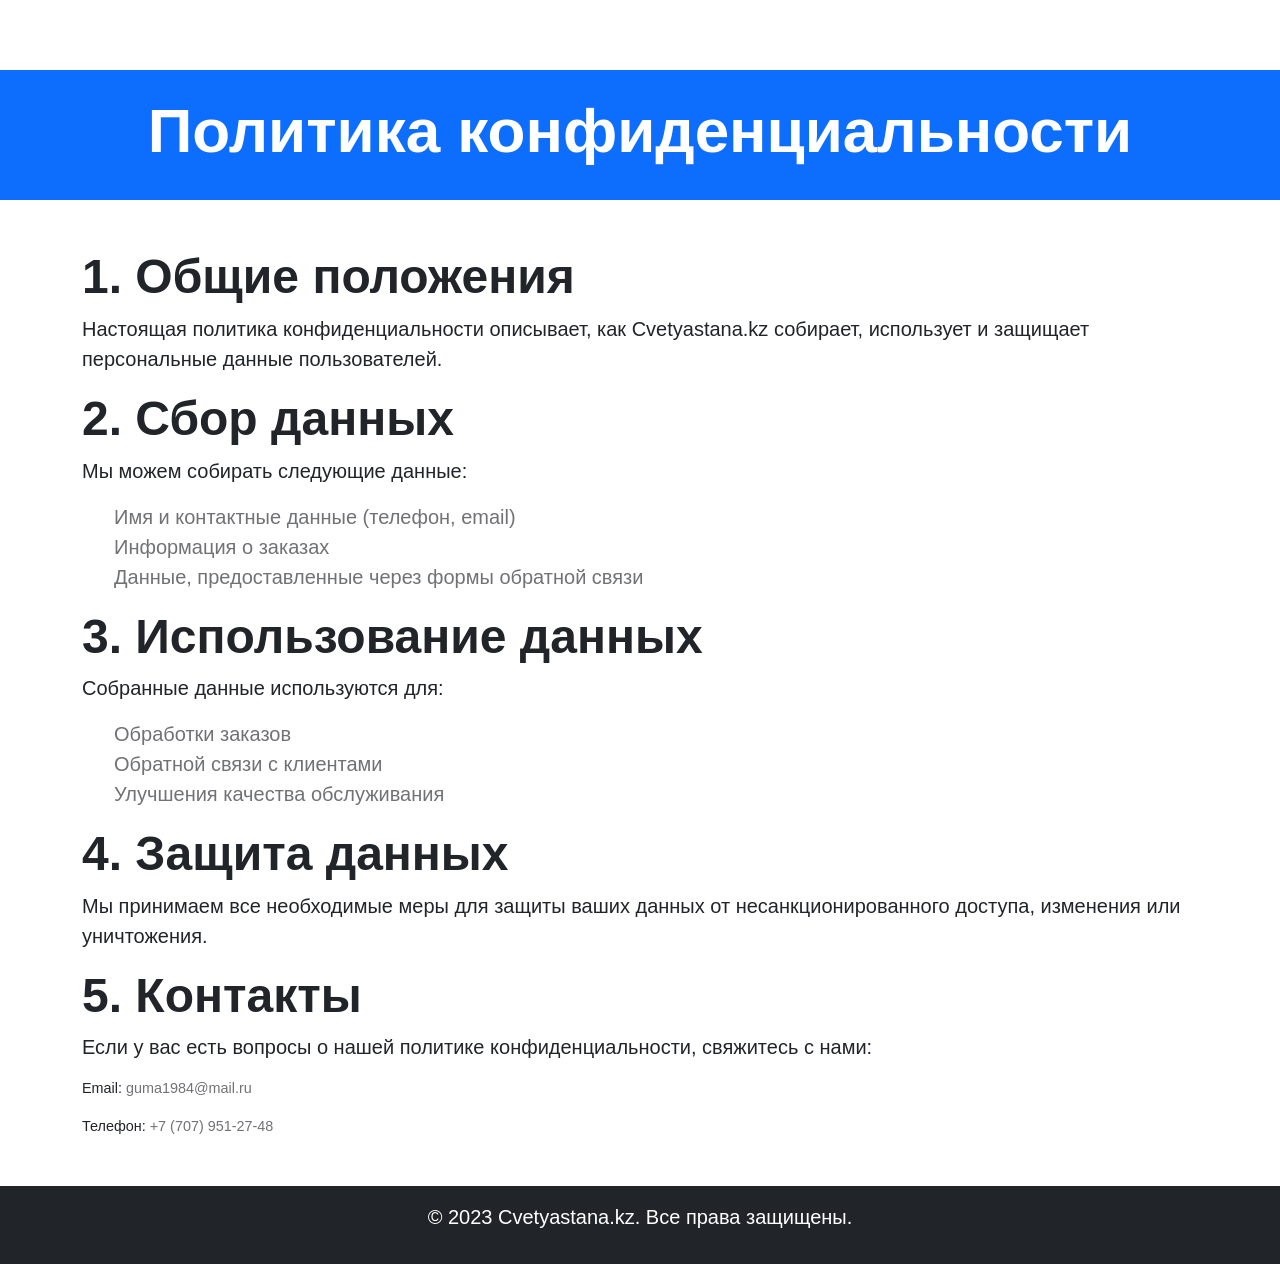
<file: privacy-policy.html>
<!doctype html>
<html lang="ru">

<head>
    <meta charset="utf-8">
    <meta name="viewport" content="width=device-width, initial-scale=1">
    <title>Политика конфиденциальности - Cvetyastana.kz</title>
    <link href="css/bootstrap.min.css" rel="stylesheet">
    <link href="css/style.css" rel="stylesheet">
</head>

<body>
    <header class="bg-primary text-white text-center py-4">
        <h1>Политика конфиденциальности</h1>
    </header>

    <main class="container my-5">
        <section>
            <h2>1. Общие положения</h2>
            <p>Настоящая политика конфиденциальности описывает, как Cvetyastana.kz собирает, использует и защищает персональные данные пользователей.</p>
        </section>

        <section>
            <h2>2. Сбор данных</h2>
            <p>Мы можем собирать следующие данные:</p>
            <ul>
                <li>Имя и контактные данные (телефон, email)</li>
                <li>Информация о заказах</li>
                <li>Данные, предоставленные через формы обратной связи</li>
            </ul>
        </section>

        <section>
            <h2>3. Использование данных</h2>
            <p>Собранные данные используются для:</p>
            <ul>
                <li>Обработки заказов</li>
                <li>Обратной связи с клиентами</li>
                <li>Улучшения качества обслуживания</li>
            </ul>
        </section>

        <section>
            <h2>4. Защита данных</h2>
            <p>Мы принимаем все необходимые меры для защиты ваших данных от несанкционированного доступа, изменения или уничтожения.</p>
        </section>

        <section>
            <h2>5. Контакты</h2>
            <p>Если у вас есть вопросы о нашей политике конфиденциальности, свяжитесь с нами:</p>
            <p style="font-size: 0.9em;">Email: <a href="mailto:guma1984@mail.ru">guma1984@mail.ru</a></p>
            <p style="font-size: 0.9em;">Телефон: <a href="tel:+77079512748">+7 (707) 951-27-48</a></p>
        </section>
    </main>

    <footer class="bg-dark text-white text-center py-3">
        <p>© 2023 Cvetyastana.kz. Все права защищены.</p>
    </footer>
</body>

</html>
</file>
<file: css/style.css>
/* кастом пропорци */
:root {
  --white-color:                  #ffffff;
  --primary-color:                #ffd74f;
  --secondary-color:              #bd0369; /* Обновленный цвет */
  --section-bg-color:             #f9f9f9;
  --site-footer-bg-color:         #36363e;
  --custom-btn-bg-color:          #00a05d;
  --dark-color:                   #000000;
  --p-color:                      #717275;
  --border-color:                 #e9eaeb;

  --body-font-family:             'League Spartan', sans-serif;

  --h1-font-size:                 62px;
  --h2-font-size:                 48px;
  --h3-font-size:                 36px;
  --h4-font-size:                 32px;
  --h5-font-size:                 24px;
  --h6-font-size:                 22px;
  --p-font-size:                  20px;
  --btn-font-size:                16px;

  --border-radius-large:          100px;
  --border-radius-medium:         20px;
  --border-radius-small:          10px;

  --font-weight-light:            300;
  --font-weight-normal:           400;
  --font-weight-semibold:         600;
  --font-weight-bold:             700;
}

body {
    background-color: var(--white-color);
    font-family: var(--body-font-family); 
    padding-top: 70px;
    margin: 0; /* Убираем стандартные отступы */
    padding-top: 70px; /* Отступ равен высоте хедера */
}


ul {
  list-style: none;
}

.example-2 {
  display: flex;
  align-items: center;
  gap: 15px; /* Расстояние между иконками */
  list-style: none;
  margin: 0;
  padding: 0;
  justify-content: center;
}

  .example-2 .icon-content {
    display: flex; /* Используем Flexbox для выравнивания */
    justify-content: center; /* Центрируем содержимое по горизонтали */
    align-items: center; /* Центрируем содержимое по вертикали */
    width: 50px; /* Фиксированная ширина иконки */
    height: 50px; /* Фиксированная высота иконки */
    border-radius: 50%; /* Закругляем края */
    background-color: #fff; /* Фон иконки */
    transition: all 0.3s ease-in-out; /* Анимация при наведении */
    box-shadow: 0 4px 6px rgba(0, 0, 0, 0.1); /* Легкая тень */
}

.example-2 .icon-content .tooltip {
  position: absolute;
  top: -30px;
  left: 50%;
  transform: translateX(-50%);
  color: #fff;
  padding: 6px 10px;
  border-radius: 5px;
  opacity: 0;
  visibility: hidden;
  font-size: 14px;
  transition: all 0.3s ease;
}
.example-2 .icon-content:hover .tooltip {
  opacity: 1;
  visibility: visible;
  top: -50px;
}
.example-2 .icon-content a {
  position: relative;
  overflow: hidden;
  display: flex;
  justify-content: center;
  align-items: center;
  width: 40px; /* Фиксированная ширина */
  height: 40px; /* Фиксированная высота */
  border-radius: 50%;
  color: var(--primary-color);
  background-color: #fff;
  transition: all 0.3s ease-in-out;
  font-size: 1.5rem; /* Размер иконок */
  text-decoration: none;
}
.example-2 .icon-content a:hover {
  box-shadow: 3px 2px 45px 0px rgb(0 0 0 / 12%);
  color: #f2cbd3; /* Цвет при наведении */
}
.example-2 .icon-content a svg {
  position: relative;
  z-index: 1;
  width: 30px;
  height: 30px;
}
.example-2 .icon-content a:hover {
  color: white;
}
.example-2 .icon-content a .filled {
  position: absolute;
  top: auto;
  bottom: 0;
  left: 0;
  width: 100%;
  height: 0;
  background-color: #000;
  transition: all 0.3s ease-in-out;
}
.example-2 .icon-content a:hover .filled {
  height: 100%;
}

.example-2 .icon-content a[data-social="whatsapp"] .filled,
.example-2 .icon-content a[data-social="whatsapp"] ~ .tooltip {
  background-color: #128c7e;
}

.example-2 .icon-content a[data-social="facebook"] .filled,
.example-2 .icon-content a[data-social="facebook"] ~ .tooltip {
  background-color: #3b5998;
}
.example-2 .icon-content a[data-social="instagram"] .filled,
.example-2 .icon-content a[data-social="instagram"] ~ .tooltip {
  background: linear-gradient(
    45deg,
    #405de6,
    #5b51db,
    #b33ab4,
    #c135b4,
    #e1306c,
    #fd1f1f
  );
}
.example-2 .icon-content a[data-social="youtube"] .filled,
.example-2 .icon-content a[data-social="youtube"] ~ .tooltip {
  background-color: #bd0369; /* Обновленный цвет */
}

/* Номер */
.ws-in-nmb {
    display: flex; /* Используем Flexbox для выравнивания */
    align-items: center; /* Центрируем элементы по вертикали */
    gap: 20px; /* Расстояние между элементами */
    flex-wrap: nowrap; /* Запрещаем перенос строк */
    width: 100%;
    text-align: center;
    margin-bottom: 10px;
    position: relative;
    top: -15px;
    font-size: 20px;
    font-weight: var(--font-weight-light);
    display: flex;
    align-items: center;
    flex-wrap: wrap; /* Запрещаем перенос строк */
    justify-content: flex-end; /* Распределение элементов */
    flex-wrap: wrap; /* Позволяем перенос строк на мобильных устройствах */
    top: 6px;
}

.ws-in-nmb .phone-number {
    color: white;/* Цвет текста */
    font-weight: lighter; /* Жирный текст */
    font-size: 1.2rem; /* Увеличенный размер текста */
    white-space: nowrap; /* Запрещаем перенос текста */
    text-decoration: none; /* Убираем подчеркивание */
    margin-left: 10px; /* Отступ слева */
/* Убираем смещение */
    top: 0; /* Сбрасываем смещение */
}



/* типография */

h1,
h2,
h3,
h4,
h5,
h6 {
  font-weight: var(--font-weight-semibold);
}

h1 {
  font-size: var(--h1-font-size);
}

h2 {
  font-size: var(--h2-font-size);
}

h3 {
  font-size: var(--h3-font-size);
}

h4 {
  font-size: var(--h4-font-size);
}

h5 {
  font-size: var(--h5-font-size);
  line-height: normal;
}

h6 {
  font-size: var(--h6-font-size);
}

p {
  color: var (--p-color);
  font-size: var(--p-font-size);
}

ul li {
  color: var(--p-color);
  font-size: var(--p-font-size);
  font-weight: var(--font-weight-normal);
}

a, 
button {
  touch-action: manipulation;
  transition: all 0.3s;
}

a {
  color: var(--p-color);
  text-decoration: none;
}

a:hover {
  color: var(--secondary-color);
}

b,
strong {
  font-weight: var(--font-weight-bold);
}



/* секции */
.section-padding {
  padding-top: 100px;
  padding-bottom: 100px;
}

.section-bg {
  background: var(--section-bg-color);
}

.section-small-title {
  color: var(--custom-Nn-bg-color);
  font-size: var(--btn-font-size);
  font-weight: var(--font-weight-semibold);
  display: block;
}

.section-overlay {
  background: rgba(0, 0, 0, 0.25);
  position: absolute;
  top: 0;
  left: 0;
  pointer-events: none;
  width: 100%;
  height: 100%;
}

.custom-block {
  background: var(--primary-color);
  border-top: 20px solid var(--secondary-color);
  border-radius: var(--border-radius-medium);
  position: relative;
  overflow: hidden;
  padding: 30px 50px;
}

.featured-custom-block {
  background: var(--border-color);
}

.shop-detail-custom-block {
  background: transparent;
  border-top: 0;
  border-radius: 0;
  padding: 30px;
}

.pagination {
  margin-top: 30px;
  margin-bottom: 0;
}

.page-link {
  border-color: var(--border-color);
  border-radius: var(--border-radius-large);
  color: var(--p-color);
  font-size: var(--copyright-font-size);
  padding: 0;
  width: 45px;
  height: 45px;
  line-height: 45px;
  text-align: center;
  margin-right: 10px;
  margin-left: 10px;
}

.page-item.active .page-link,
.page-link:hover {
  background: #bd0369; /* Обновленный цвет */
  border-color: transparent;
  color: var(--white-color);
}

.page-item:first-child .page-link,
.page-item:last-child .page-link {
  border: 0;
  border-radius: var(--border-radius-large);
}

.page-item:not(:first-child) .page-link {
  margin-left: 5px;
}


/* кастомные линки */
.custom-link {
  color: var(--p-color);
  position: relative;
  overflow: hidden;
  z-index: 1;
  display: inline-block;
  vertical-align: middle;
  transition: all .3s cubic-bezier(.645,.045,.355,1);
  padding-bottom: 2px;
}

.custom-link::after {
  content: "";
  width: 0;
  height: 2px;
  bottom: 0;
  position: absolute;
  left: auto;
  right: 0;
  z-index: -1;
  transition: width .6s cubic-bezier(.25,.8,.25,1) 0s;
  background: currentColor;
}

.custom-link:hover::after {
  width: 100%;
  left: 0;
  right: auto;
}

.custom-link:hover {
  color: var(--primary-color);
}

.custom-link:hover::after {
  background: var(--custom-btn-bg-color);
}


/* кастомные бейджи */
.custom-badge {
  background: var(--white-color);
  display: inline-block;
  vertical-align: top;
  position: relative;
  color: var(--secondary-color);
  font-size: var(--copyright-font-size);
  font-weight: var(--font-weight-semibold);
  padding: 10px 10px 6px 10px;
}

.custom-badge::before {
  content: "";
  display: block;
  margin: auto;
  width: 0;
  height: 0;
  border-bottom: 7px solid var(--white-color);
  border-right: 7px solid transparent;
  border-left: 7px solid transparent;
  position: absolute;
  top: -7px;
  right: 0;
  left: 0;
}


/* кастомные кнопки */
.custom-btn {
  background: var(--custom-btn-bg-color);
  border: 2px solid transparent;
  border-radius: var(--border-radius-large);
  color: var(--white-color);
  font-size: var(--btn-font-size);
  font-weight: var(--font-weight-semibold);
  line-height: normal;
  padding: 15px 20px;
}

.custom-btn:hover {
  background: transparent;
  border-color: var(--custom-btn-bg-color);
  color: var(--custom-btn-bg-color);
}

.custom-border-btn {
  background: transparent;
  border: 2px solid var(--border-color);
  color: var(--white-color);
}

.custom-border-btn:hover {
  background: var(--white-color);
  border-color: var(--white-color);
  color: var(--secondary-color);
}


/* навигационная панель */
.navbar {
  padding-top: 0;
  padding-bottom: 0;
  transition: all 0.3s;
  z-index: 1000; /* Убедитесь, что хедер не мешает */
}

.navbar-brand {
  font-size: var(--h4-font-size);
  font-weight: var(--font-weight-bold);
}

.navbar-brand,
.navbar-brand:hover {
  color: #c30068
}

.navbar-expand-lg .navbar-nav .nav-link {
  margin-right: 0;
  margin-left: 0;
  padding: 20px 35px;
}

.navbar-nav .nav-link {
  display: inline-block;
  color: var(--p-bg-color);
  font-size: var(--menu-font-size);
  font-weight: var(--font-weight-medium);
  position: relative;
  padding-top: 15px;
  padding-bottom: 15px;
}

.navbar-nav .nav-link.active, 
.navbar-nav .nav-link:hover {
  background: var(--primary-color);
  color: var(--white-color);
}

.dropdown-menu {
  border-radius: 0;
  border: 0;
  padding: 0;
}

.dropdown-item {
  border-bottom: 1px solid var(--border-color);
  display: inline-block;
  color: var(--p-bg-color);
  font-size: var(--menu-font-size);
  font-weight: var(--font-weight-medium);
  position: relative;
  padding-top: 10px;
  padding-bottom: 10px;
}

.dropdown-menu li:last-child .dropdown-item {
  border-bottom: 0;
}

.dropdown-item.active, 
.dropdown-item:active,
.dropdown-item:focus, 
.dropdown-item:hover {
  background: var(--primary-color);
  color: var(--white-color);
}

.dropdown-toggle::after {
  content: "\f282";
  display: inline-block;
  font-family: bootstrap-icons !important;
  font-size: var(--copyright-font-size);
  font-style: normal;
  font-weight: normal !important;
  font-variant: normal;
  text-transform: none;
  line-height: 1;
  vertical-align: -.125em;
  -webkit-font-smoothing: antialiased;
  -moz-osx-font-smoothing: grayscale;
  position: relative;
  left: 2px;
  border: 0;
}

@media screen and (min-width: 992px) {
  .dropdown:hover .dropdown-menu {
    display: block;
    margin-top: 0;
  }
}

.navbar-toggler {
  border: 0;
  padding: 0;
  cursor: pointer;
  margin: 0;
  width: 30px;
  height: 35px;
  outline: none;
}

.navbar-toggler:focus {
  outline: none;
  box-shadow: none;
}

.navbar-toggler[aria-expanded="true"] .navbar-toggler-icon {
  background: transparent;
}

.navbar-toggler[aria-expanded="true"] .navbar-toggler-icon:before,
.navbar-toggler[aria-expanded="true"] .navbar-toggler-icon:after {
  transition: top 300ms 50ms ease, -webkit-transform 300ms 350ms ease;
  transition: top 300ms 50ms ease, transform 300ms 350ms ease;
  transition: top 300ms 50ms ease, transform 300ms 350ms ease, -webkit-transform 300ms 350ms ease;
  top: 0;
}

.navbar-toggler[aria-expanded="true"] .navbar-toggler-icon:before {
  transform: rotate(45deg);
}

.navbar-toggler[aria-expanded="true"] .navbar-toggler-icon:after {
  transform: rotate(-45deg);
}

.navbar-toggler .navbar-toggler-icon {
  background: var(--dark-color);
  transition: background 10ms 300ms ease;
  display: block;
  width: 30px;
  height: 2px;
  position: relative;
}

.navbar-toggler .navbar-toggler-icon:before,
.navbar-toggler .navbar-toggler-icon:after {
  transition: top 300ms 350ms ease, -webkit-transform 300ms 50ms ease;
  transition: top 300ms 350ms ease, transform 300ms 50ms ease;
  transition: top 300ms 350ms ease, transform 300ms 50ms ease, -webkit-transform 300ms 50ms ease;
  position: absolute;
  right: 0;
  left: 0;
  background: var(--dark-color);
  width: 30px;
  height: 2px;
  content: '';
}

.navbar-toggler .navbar-toggler-icon::before {
  top: -8px;
}

.navbar-toggler .navbar-toggler-icon::after {
  top: 8px;
}

.catalog-btn {
  position: relative;
  padding: 10px 20px;
  border-radius: 7px;
  border: 1px solid #e80080;
  font-size: 17px;
  text-transform: uppercase;
  font-weight: 600;
  letter-spacing: 2px;
  background: transparent;
  color: #fff;
  overflow: hidden;
  box-shadow: 0 0 0 0 transparent;
  -webkit-transition: all 0.2s ease-in;
  -moz-transition: all 0.2s ease-in;
  transition: all 0.2s ease-in;
}

.catalog-btn:hover {
  background: rgb(239, 68, 255);
  box-shadow: 0 0 30px 5px rgba(255, 0, 144, 0.815);
  -webkit-transition: all 0.2s ease-out;
  -moz-transition: all 0.2s ease-out;
  transition: all 0.2s ease-out;
}

.catalog-btn:hover::before {
  -webkit-animation: sh02 0.5s 0s linear;
  -moz-animation: sh02 0.5s 0s linear;
  animation: sh02 0.5s 0s linear;
}

.catalog-btn::before {
  content: '';
  display: block;
  width: 0px;
  height: 86%;
  position: absolute;
  top: 7%;
  left: 0%;
  opacity: 0;
  background: #fff;
  box-shadow: 0 0 50px 30px #fff;
  -webkit-transform: skewX(-20deg);
  -moz-transform: skewX(-20deg);
  -ms-transform: skewX(-20deg);
  -o-transform: skewX(-20deg);
  transform: skewX(-20deg);
}

@keyframes sh02 {
  from {
    opacity: 0;
    left: 0%;
  }

  50% {
    opacity: 1;
  }

  to {
    opacity: 0;
    left: 100%;
  }
}

.catalog-btn:active {
  box-shadow: 0 0 0 0 transparent;
  -webkit-transition: box-shadow 0.2s ease-in;
  -moz-transition: box-shadow 0.2s ease-in;
  transition: box-shadow 0.2s ease-in;
}


/* хедер */
.site-header {
  max-width: 300px; /* Компактная ширина */
  padding: 12px 16px; /* Умеренные отступы */
  font-size: 16px; /* Увеличенный размер текста для читаемости */
  font-weight: var(--font-weight-bold); /* Более жирный текст для акцента */
  line-height: 1.6; /* Удобочитаемый межстрочный интервал */
  text-align: center; /* Центрирование текста */
  color: #000000; /* Черный цвет текста для максимального контраста */
  background: #cf0072; /* Чисто белый фон */
  border-radius: var(--border-radius-large); /* Умеренно закругленные углы */
  box-shadow: 0 4px 8px rgba(0, 0, 0, 0.1); /* Мягкая тень */
  word-wrap: break-word; /* Перенос длинных слов */
  margin: 20px auto; /* Центрирование блока */
  text-shadow: 0 1px 2px rgba(0, 0, 0, 0.2); /* Легкая тень для выделения текста */
}

/* херо */
.hero-section {
  position: relative;
  padding-top: 150px;
  padding-bottom: 150px;
  min-height: 580px;
  background-size: cover;
  background-position: center;
  color: var(--white-color);
  text-align: center;
  animation: fadeIn 1s ease-in-out;
}

.hero-form {
  background: var(--white-color);
  border-radius: var(--border-radius-small);
  padding: 40px;
  padding-bottom: 16px;
}

.hero-icon,
.contact-icon {
  color: var(--secondary-color);
}

.hero-btn {
  position: absolute;
  bottom: 0;
  right: 0;
  left: 0;
  margin: 60px auto;
}

.hero-btn-link {
  background: var(--primary-color);
  border-radius: var(--border-radius-large);
  color: var(--white-color);
  font-size: var(--h4-font-size);
  width: 64px;
  height: 64px;
  line-height: 68px;
  text-align: center;
}

.hero-btn-link:hover {
  background: var(--secondary-color);
  color: var(--white-color);
}

.hero-title {
    font-size: 72px; /* Увеличенный размер текста */
    font-weight: var(--font-weight-bold);
    text-shadow: 0 4px 10px rgba(0, 0, 0, 0.5);
    animation: fadeIn 1.5s ease-in-out;
    animation: fadeInDown 1.5s ease-in-out;
}



/* о нас */
.about-section {
  padding-top: 150px;
  padding-bottom: 150px;
}

.about-image {
  display: block;
  border-radius: 100%;
  width: 350px;
  height: 350px;
  object-fit: cover;
}

.about-image-small {
  display: block;
  margin: auto;
  width: 250px;
  height: 250px;
}

/*---------------------------------------
  REVIEWS              
-----------------------------------------*/
.reviews-section {
  background: var(--section-bg-color);
  padding: 50px 0;
}

.review-item {
  background: #ffffff;
  border-radius: var(--border-radius-medium);
  box-shadow: 0 4px 10px rgba(0, 0, 0, 0.1);
  text-align: center;
  height: 200px; /* Увеличиваем высоту */
  border-radius: 10px;
  overflow: hidden;
}

.review-item img {
  width: 100%;
  height: 100%;
  object-fit: cover;
}

.review-item p {
  font-size: var(--p-font-size);
  color: var(--p-color);
  margin-bottom: 15px;
}

.review-item h5 {
  font-size: var(--h5-font-size);
  font-weight: var(--font-weight-bold);
  color: var(--dark-color);
}

.reviews-carousel .owl-item img,
.avatar-image {
  border-radius: var(--border-radius-large);
  width: 50px;
  height: 50px;
  object-fit: cover;
}

.reviews-carousel .owl-nav {
  position: absolute;
  top: -100px;
  right: 0;
}

.reviews-carousel .owl-nav button.owl-next, 
.reviews-carousel .owl-nav button.owl-prev {
  background: var(--white-color);
  border-radius: var(--border-radius-large);
  width: 60px;
  height: 60px;
  margin: 5px;
  transition: all 0.5s;
}

.reviews-carousel .owl-nav button.owl-next:hover, 
.reviews-carousel .owl-nav button.owl-prev:hover {
  background: var(--secondary-color);
}

.reviews-carousel .owl-prev:hover span::before, 
.reviews-carousel .owl-next:hover span::before {
  color: var(--white-color);
}

.reviews-carousel .owl-prev span, 
.reviews-carousel .owl-next span {
  display: block;
  color: transparent;
  width: 60px;
  height: 60px;
  line-height: 60px;
}

.reviews-carousel .owl-prev span::before, 
.reviews-carousel .owl-next span::before {
  font-family: bootstrap-icons;
  display: block;
  font-size: var(--h4-font-size);
  color: var(--secondary-color);
}

.reviews-carousel .owl-prev span::before {
  content: "\f12f";
}

.reviews-carousel .owl-next span::before {
  content: "\f138";
}

.reviews-thumb {
  background: var(--white-color);
  border-radius: var(--border-radius-medium);
  position: relative;
  overflow: hidden;
}

.reviews-body {
  padding: 50px 40px;
}

.reviews-bottom {
  background: var(--secondary-color);
  background: linear-gradient(180deg, rgba(246,81,41,1) 0%, rgba(255,190,140,1) 100%);
  position: relative;
  padding: 10px 36px;
}

.reviews-bottom-up::before {
  content: "";
  display: block;
  margin: auto;
  width: 0;
  height: 0;
  border-bottom: 22px solid var(--secondary-color);
  border-left: 24px solid transparent;
  border-right: 24px solid transparent;
  position: absolute;
  top: -20px;
  left: 36px;
}

.bi-star-fill {
  color: var(--primary-color);
}

.reviews-section .custom-btn {
  background: var(--facebook-color);
}

.reviews-section .custom-btn:hover {
  background: transparent;
  border-color: var(--facebook-color);
  color: var (--facebook-color);
}

.reviews-bottom small {
  font-size: var(--btn-font-size);
  font-weight: var(--font-weight-normal);
}

.d-none {
    display: none !important;
}

#load-more-reviews {
    background: var(--primary-color);
    color: #ffffff;
    border: none;
    padding: 10px 20px;
    font-size: var(--btn-font-size);
    font-weight: var(--font-weight-bold);
    border-radius: var(--border-radius-medium);
    cursor: pointer;
    transition: background-color 0.3s ease;
}

#load-more-reviews:hover {
    background: var(--secondary-color);
}

#collapse-reviews {
    background: var(--secondary-color);
    color: #ffffff;
    border: none;
    padding: 10px 20px;
    font-size: var(--btn-font-size);
    font-weight: var(--font-weight-bold);
    border-radius: var (--border-radius-medium);
    cursor: pointer;
    transition: background-color 0.3s ease;
}

#collapse-reviews:hover {
    background: var(--primary-color);
}

/*---------------------------------------
  REVIEWS              
-----------------------------------------*/
.reviews-section {
  background: var(--section-bg-color);
  padding: 50px 0;
}

.reviews-section .review-item {
    display: flex; /* Используем Flexbox для выравнивания */
    flex-direction: column; /* Располагаем содержимое вертикально */
    justify-content: center; /* Центрируем содержимое по вертикали */
    align-items: center; /* Центрируем содержимое по горизонтали */
    background: #ffffff;
    border-radius: var(--border-radius-medium);
    box-shadow: 0 4px 10px rgba(0, 0, 0, 0.1);
    text-align: center;
    padding: 20px; /* Внутренний отступ */
    margin-bottom: 20px; /* Отступ между карточками */
    height: 300px; /* Фиксированная высота */
    max-width: 100%; /* Ограничение ширины */
    overflow: hidden; /* Убираем выход за границы */
}

.reviews-section .review-item img {
    max-width: 100%; /* Ограничение ширины изображения */
    max-height: 200px; /* Ограничение высоты изображения */
    object-fit: cover; /* Сохранение пропорций изображения */
    border-radius: 10px; /* Закругленные углы для изображений */
}

@media (max-width: 768px) {
    .reviews-section .review-item {
        height: 250px; /* Уменьшенная высота для планшетов */
    }

    .reviews-section .review-item img {
        max-height: 150px; /* Уменьшенная высота изображения */
    }
}

@media (max-width: 576px) {
    .reviews-section .review-item {
        height: 200px; /* Уменьшенная высота для мобильных устройств */
    }

    .reviews-section .review-item img {
        max-height: 120px; /* Уменьшенная высота изображения */
    }
}

/*---------------------------------------
  FLOWER CATALOG
-----------------------------------------*/
#flower_catalog .shop-thumb {
  margin-bottom: 20px;
  border-radius: var(--border-radius-medium);
  box-shadow: 0 4px 10px rgba(0, 0, 0, 0.1);
  overflow: hidden;
  transition: transform 0.3s ease, box-shadow 0.3s ease;
}

#flower_catalog .shop-thumb:hover {
  transform: translateY(-5px);
  box-shadow: 0 8px 20px rgba(0, 0, 0, 0.2);
}

#flower_catalog .shop-image-wrap {
  position: relative;
}

#flower_catalog .shop-image {
  display: block;
  width: 100%;
  height: auto;
}

#flower_catalog .custom-badge {
  background: var(--primary-color);
  color: var(--white-color);
  font-size: var(--btn-font-size);
  padding: 5px 10px;
  border-radius: var(--border-radius-small);
}

.flower-carousel .flower-item {
  text-align: center;
  padding: 15px;
  border: 1px solid var(--border-color);
  border-radius: var(--border-radius-medium);
  background: var(--white-color);
  box-shadow: 0 4px 10px rgba(0, 0, 0, 0.1);
  transition: transform 0.3s ease, box-shadow 0.3s ease;
}

.flower-carousel .flower-item:hover {
  transform: translateY(-5px);
  box-shadow: 0 8px 20px rgba(0, 0, 0, 0.2);
}

.flower-carousel .flower-item img {
  max-width: 100%;
  border-radius: var(--border-radius-small);
}

.flower-carousel .flower-item h4 {
  font-size: var(--h5-font-size);
  font-weight: var(--font-weight-bold);
  color: var(--dark-color);
  margin-top: 10px;
}

.flower-carousel .flower-item p {
  font-size: var(--btn-font-size);
  color: var(--secondary-color);
}

/*---------------------------------------
  CONTACT               
-----------------------------------------*/
.contact-section {
  background: var(--section-bg-color);
  padding: 30px 0; /* Уменьшенные отступы */
  font-size: 16px; /* Компактный размер текста */
  line-height: 1.5; /* Удобочитаемый межстрочный интервал */
  color: var(--dark-color); /* Темный цвет текста */
}

.contact-section h4 {
  font-size: 26px; /* Уменьшенный размер заголовков */
  font-weight: var(--font-weight-normal);
  margin-bottom: 10px; /* Уменьшенный отступ */
  color: #000000; /* Обновленный цвет */
}

.contact-section p {
  font-size: 16px; /* Компактный размер текста */
  margin-bottom: 8px; /* Уменьшенный отступ */
  color: dark;
}

.contact-section a {
  color: #000000; /* Цвет ссылок */
  text-decoration: none;
  font-weight: var(--font-weight-semibold);
}

.contact-section a:hover {
  text-decoration: underline;
  color: #bd0369; /* Обновленный цвет */
}

.contact-section .address {
  margin-bottom: 15px; /* Уменьшенный отступ */
  padding: 5px; /* Внутренние отступы для компактности */
  background: #f0f0f0; /* Светлый фон для выделения */
  border-radius: var(--border-radius-small); /* Закругленные углы */
  box-shadow: 0 2px 5px rgba(0, 0, 0, 0.1); /* Легкая тень */
}

.contact-section .address p {
  margin-bottom: 5px; /* Уменьшенный отступ между строками */
}

.contact-section .address strong {
  font-weight: var(--font-weight-normal);
  color: #000; /* Темный цвет для акцента */
}

.contact-section .yandex-map {
  border-radius: var(--border-radius-medium);
  box-shadow: 0 4px 10px rgba(0, 0, 0, 0.1); /* Легкая тень */
  margin-top: 15px; /* Отступ сверху */
}

/*---------------------------------------
  CUSTOM FORM               
-----------------------------------------*/
.custom-form .input-group {
  background-color: var(--white-color);
  border: 2px solid var(--border-color);
  border-radius: .25rem;
  margin-bottom: 24px;
  padding-left: 20px;
}

.custom-form .textarea-group label {
  margin-top: 13px;
}

.custom-form label {
  margin-right: 10px;
  margin-bottom: 0;
}

.custom-form .form-control {
  background-color: var(--white-color);
  box-shadow: none;
  border: 0;
  color: var(--p-color);
  padding-top: 12px;
  padding-bottom: 12px;
  outline: none;
}

.custom-form .form-control:hover,
.custom-form .form-control:focus {
  border-color: var(--secondary-color);
}

.custom-form button[type="submit"] {
  background: var(--secondary-color);
  border: none;
  color: var(--white-color);
  font-size: var(--p-font-size);
  font-weight: var(--font-weight-normal);
  transition: all 0.3s;
  margin-bottom: 0;
}

.custom-form button[type="submit"]:hover,
.custom-form button[type="submit"]:focus {
  background: var(--primary-color);
  border-color: transparent;
}


/*---------------------------------------
  FILTER FORM              
-----------------------------------------*/
.filter-form {
  background: linear-gradient(to right, var(--primary-color), #bd0369); /* Обновленный цвет */
  border: 2px solid var(--dark-color); /* Темная граница для контраста */
  border-radius: var(--border-radius-medium); /* Закругленные углы */
  padding: 30px 40px; /* Увеличенные внутренние отступы */
  box-shadow: 0 8px 20px rgba(0, 0, 0, 0.2); /* Более выраженная тень */
  color: var(--white-color); /* Белый текст */
  animation: fadeIn 1.5s ease-in-out;
}

.filter-form h6 {
  color: var(--white-color); /* Белый цвет заголовков */
  font-size: var(--h5-font-size); /* Увеличенный размер текста */
  font-weight: var(--font-weight-bold); /* Более жирный текст */
  margin-bottom: 20px;
}

.filter-form .form-select,
.filter-form .form-check-input,
.filter-form .form-control {
  background: var(--white-color);
  border: 2px solid var(--dark-color);
  border-radius: var(--border-radius-small);
  color: var(--dark-color);
  padding: 12px;
  font-size: var(--btn-font-size);
  margin-bottom: 20px;
  transition: all 0.3s ease;
}

.filter-form .form-select:hover,
.filter-form .form-check-input:hover,
.filter-form .form-control:hover,
.filter-form .form-select:focus,
.filter-form .form-check-input:focus,
.filter-form .form-control:focus {
  border-color: #bd0369; /* Обновленный цвет */
  outline: none;
  box-shadow: 0 0 8px var(--secondary-color);
}

.filter-form button[type="submit"] {
  background: var(--secondary-color); /* Яркий цвет кнопки */
  border: none;
  color: var(--white-color); /* Белый текст */
  font-size: var(--btn-font-size);
  font-weight: var(--font-weight-bold);
  padding: 12px 25px;
  border-radius: var(--border-radius-large);
  transition: all 0.3s ease;
}

.filter-form button[type="submit"]:hover {
  background: #bd0369; /* Обновленный цвет */
  color: var(--white-color);
  box-shadow: 0 6px 15px rgba(0, 0, 0, 0.3);
}

.filter-form-small-title {
  display: block;
  margin-bottom: 10px;
}

.filter-form .form-select {
  border: 2px solid var(--border-color);
}

.filter-form .form-check-label {
  color: var(--p-color);
}

.filter-form .form-control {
  background: var(--white-color); /* Белый фон для ввода */
  border: 2px solid var(--dark-color); /* Темная граница */
  border-radius: var(--border-radius-small); /* Закругленные углы */
  color: var (--dark-color); /* Темный текст */
  padding: 12px; /* Увеличенные внутренние отступы */
  font-size: var(--btn-font-size);
  margin-bottom: 20px;
  transition: all 0.3s ease;
}

.filter-form .form-control:hover,
.filter-form .form-control:focus {
  border-color: var(--secondary-color); /* Цвет при наведении */
  outline: none;
  box-shadow: 0 0 8px var (--secondary-color);
}


/*---------------------------------------
  SITE FOOTER              
-----------------------------------------*/
.site-footer {
  background: var(--site-footer-bg-color);
  padding-top: 0;
}

.site-footer h3 {
  line-height: normal;
}

.site-footer h3 .custom-link,
.site-footer .social-icon-link:hover {
  color: var(--white-color);
}

.site-footer h3 .custom-link:hover {
  color: var(--primary-color);
}

.copyright-text {
  color: var(--section-bg-color);
  font-size: var(--copyright-font-size);
  margin-top: 10px;
}

.site-footer .social-icon-link {
  margin-top: 10px;
}


/*---------------------------------------
  SOCIAL ICON              
-----------------------------------------*/
.social-icon {
  margin: 0;
  padding: 0;
}

.social-icon-item {
  list-style: none;
  display: inline-block;
  vertical-align: top;
}

.social-icon-link {
  color: var(--p-color);
  font-size: var(--p-font-size);
  display: block;
  margin-right: 15px;
  text-align: center;
}

.social-icon-link:hover {
  color: var(--secondary-color);
}

.social-icon-twitter {
  color: var (--twitter-color);
}

.social-icon-facebook {
  color: var(--facebook-color);
}

.social-icon-instagram {
  color: var (--instagram-color);
}

.social-icon-pinterest {
  color: var(--pinterest-color);
}

.social-icon-whatsapp {
  color: var(--whatsapp-color);
}


/*---------------------------------------
  RESPONSIVE STYLES              
-----------------------------------------*/
@media screen and (max-width: 991px) {
  h1 {
    font-size: 48px;
  }

  h2 {
    font-size: 36px;
  }

  h3 {
    font-size: 32px;
  }

  h4 {
    font-size: 28px;
  }

  h5 {
    font-size: 20px;
  }

  h6 {
    font-size: 18px;
  }

  .section-padding {
    padding-top: 50px;
    padding-bottom: 50px;
  }

  .hero-form {
    padding-bottom: 40px;
  }

  .page-link {
    font-size: 12px;
    width: 40px;
    height: 40px;
    line-height: 40px;
    margin-right: 5px;
    margin-left: 5px;
  }

  .navbar {
    padding-top: 6px;
    padding-bottom: 6px;
  }

  .navbar-expand-lg .navbar-nav .nav-link {
    text-align: center;
    padding: 15px 30px;
    min-width: 125px;
  }

  .about-section {
    padding-top: 75px;
    padding-bottom: 75px;
  }

  .about-image {
    width: 260px;
    height: 260px;
  }

  .about-image-small {
    width: 180px;
    height: 180px;
  }

  .custom-block,
  .contact-form {
    padding: 30px;
  }

  .reviews-thumb {
    margin-bottom: 24px;
  }

  .reviews-body {
    padding: 40px 30px;
  }
}

@media screen and (max-width: 580px) {
  .site-footer {
    text-align: center;
  }
}

@media screen and (max-width: 480px) {
  h1 {
    font-size: 40px;
  }

  h2 {
    font-size: 28px;
  }

  h3 {
    font-size: 26px;
  }

  h4 {
    font-size: 22px;
  }

  h5 {
    font-size: 20px;
  }

  .page-link {
    width: 35px;
    height: 35px;
    line-height: 35px;
  }

  .about-image {
    width: 205px;
    height: 205px;
  }

  .about-image-small {
    width: 145px;
    height: 145px;
  }

  .copyright-text-wrap {
    justify-content: center;
  }
}

/* Анимации */
@keyframes fadeIn {
  from {
    opacity: 0;
    transform: translateY(20px);
  }
  to {
    opacity: 1;
    transform: translateY(0);
  }
}

@keyframes fadeInScale {
  from {
    opacity: 0;
    transform: scale(0.9);
  }
  to {
    opacity: 1;
    transform: scale(1);
  }
}

/* catalog section */
.catalog-item {
    overflow: hidden;
    border-radius: 15px;
    transition: transform 0.3s ease, box-shadow 0.3s ease;
    position: relative;
    background: #ffffff;
    box-shadow: 0 4px 10px rgba(0, 0, 0, 0.1);
    text-align: center;
}

.catalog-item:hover {
    transform: scale(1.05);
    box-shadow: 0 8px 20px rgba(0, 0, 0, 0.2);
}

.catalog-item img {
    width: 100%;
    height: 250px; /* Фиксированная высота для изображений */
    object-fit: cover; /* Сохраняем пропорции изображения */
}

.catalog-info {
    padding: 15px;
    background: #ffffff;
    color: var(--dark-color);
    border-radius: 0 0 15px 15px;
}

.catalog-info h4 {
    font-size: 18px;
    font-weight: bold;
    margin-bottom: 10px;
}

.catalog-info p {
    font-size: 16px;
    margin-bottom: 5px;
}

.catalog-info .price {
    font-size: 18px;
    font-weight: bold;
    color: #bd0369; /* Обновленный цвет */
    margin-bottom: 10px;
}

.catalog-buttons {
    display: flex;
    justify-content: left;
    gap: 10px;
    margin-top: 10px;
}

.catalog-buttons .btn {
    padding: 10px 20px;
    font-size: 14px;
    font-weight: bold;
    border-radius: var(--border-radius-small);
    border: none;
    cursor: pointer;
    transition: background-color 0.3s ease, color 0.3s ease;
}

.catalog-buttons .btn-details {
    display: none; /* Hide the "Подробнее" button */
}

.catalog-buttons .btn-order {
    --color: #bd0369; /* Обновленный цвет */
    font-family: inherit;
    display: flex; /* Use flexbox for centering */
    justify-content: center; /* Center horizontally */
    align-items: center; /* Center vertically */
    width: 1000px;
    height: 3.6em;
    overflow: hidden;
    cursor: pointer;
    font-size: 17px;
    z-index: 1;
    color: var(--color);
    border: 2px solid var(--color);
    border-radius: 6px;
    position: relative;
    background: transparent;
    text-decoration: none; /* Ensure it looks like a button */
}

.catalog-buttons .btn-order:hover::before {
    top: -30px;
    left: -30px;
}

.pagination .page-link {
    color: var(--primary-color);
}

.pagination .page-link:hover {
    background-color: #bd0369; /* Обновленный цвет */
    color: #fff;
}

.catalog-section .row {
    margin-bottom: 30px;
}

/* fade-in animation */
.fade-in {
    animation: fadeIn 0.5s ease-in-out;
}

/* Адаптация для мобильных устройств */
@media screen and (max-width: 768px) {
    .ws-in-nmb {
        flex-direction: column; /* Располагаем элементы вертикально */
        align-items: center; /* Центрируем элементы */
    }

    .example-2 {
        justify-content: flex-end; /* Центрируем иконки */
    }

    .phone-number {
        margin-top: 10px; /* Добавляем отступ сверху */
    }
}

@media screen and (max-width: 768px) {
    .ws-in-nmb {
        flex-direction: column; /* Располагаем элементы вертикально */
        align-items: center; /* Центрируем элементы */
    }

    .phone-number {
        margin-top: 10px; /* Добавляем отступ сверху */
    }
}

.btn2gis {
  --color: #000000;
  padding: 0.8em 1.7em;
  background: #f79cdd;
  border-radius: .3em;
  position: relative;
  overflow: hidden;
  cursor: pointer;
  transition: .5s;
  font-weight: 400;
  font-size: 17px;
  border: 1px solid;
  font-family: inherit;
  text-transform: uppercase;
  color: var(--color);
  z-index: 1;
 }
 
 .btn2gis::before, .btn2gis::after {
  content: '';
  display: block;
  width: 50px;
  height: 50px;
  transform: translate(-50%, -50%);
  position: absolute;
  border-radius: 50%;
  z-index: -1;
  background-color: #940085;
  transition: 1s ease;
 }
 
 .btn2gis::before {
  top: -1em;
  left: -1em;
 }
 
 .btn2gis::after {
  left: calc(100% + 1em);
  top: calc(100% + 1em);
 }
 
 .btn2gis:hover::before, .btn2gis:hover::after {
  height: 410px;
  width: 410px;
 }
 
 .btn2gis:hover {
  color: rgb(10, 25, 30);
 }
 
 .btn2gis:active {
  filter: brightness(.8);
 }

/*Whatshap кнопка в контактах*/
.btnws {
  display: inline-block;
  transition: all 0.2s ease-in;
  position: relative;
  overflow: hidden;
  z-index: 1;
  color: #090909;
  padding: 0.7em 3.3em 0.7em 1.7em;
  font-size: 18px;
  border-radius: 0.5em;
  background: #f79cdd;
  border: 1px solid #000000;
  box-shadow: 6px 6px 12px #c5c5c5,
             -6px -6px 12px #ffffff;
  margin-left: 15px; /* Добавлен отступ слева */
}

.btnws > svg {
  height: 30px;
  position: absolute;
  padding: 0px 5px;
  margin-top: -4px;
}

.btnws:active {
  color: #666;
  box-shadow: inset 4px 4px 12px #c5c5c5,
             inset -4px -4px 12px #ffffff;
}

.btnws:before {
  content: "";
  position: absolute;
  left: 50%;
  transform: translateX(-50%) scaleY(1) scaleX(1.25);
  top: 100%;
  width: 140%;
  height: 180%;
  background-color: rgba(0, 0, 0, 0.05);
  border-radius: 50%;
  display: block;
  transition: all 0.5s 0.1s cubic-bezier(0.55, 0, 0.1, 1);
  z-index: -1;
}

.btnws:after {
  content: "";
  position: absolute;
  left: 55%;
  transform: translateX(-50%) scaleY(1) scaleX(1.45);
  top: 180%;
  width: 160%;
  height: 190%;
  background-color: #b104ab;
  border-radius: 50%;
  display: block;
  transition: all 0.5s 0.1s cubic-bezier(0.55, 0, 0.1, 1);
  z-index: -1;
}

.btnws:hover {
  color: #ffffff;
  border: 1px solid #a10089;
}

.btnws:hover:before {
  top: -35%;
  background-color: #900090;
  transform: translateX(-50%) scaleY(1.3) scaleX(0.8);
}

.btnws:hover:after {
  top: -45%;
  background-color: #940085;
  transform: translateX(-50%) scaleY(1.3) scaleX(0.8);
}

/* Анимация появления */
.fade-in {
    animation: fadeIn 1s ease-in-out;
}

/* Анимация увеличения при наведении */
.scale-on-hover {
    transition: transform 0.3s ease, box-shadow 0.3s ease;
}

.scale-on-hover:hover {
    transform: scale(1.1);
    box-shadow: 0 8px 20px rgba(0, 0, 0, 0.2);
}

/* Анимация увеличения изображений */
.hover-zoom {
    overflow: hidden;
    position: relative;
    transition: transform 0.3s ease, box-shadow 0.3s ease;
}

.hover-zoom img {
    transition: transform 0.3s ease;
}

.hover-zoom:hover img {
    transform: scale(1.1);
}

/* Анимация для заголовков */
.hero-title {
    animation: fadeInDown 1.5s ease-in-out;
}

/* Ключевые кадры для анимаций */
@keyframes fadeIn {
    from {
        opacity: 0;
        transform: translateY(20px);
    }
    to {
        opacity: 1;
        transform: translateY(0);
    }
}

@keyframes fadeInDown {
    from {
        opacity: 0;
        transform: translateY(-20px);
    }
    to {
        opacity: 1;
        transform: translateY(0);
    }
}

#contact-form {
    scroll-margin-top: 222px; /* Отступ сверху для прокрутки */
}
</file>
